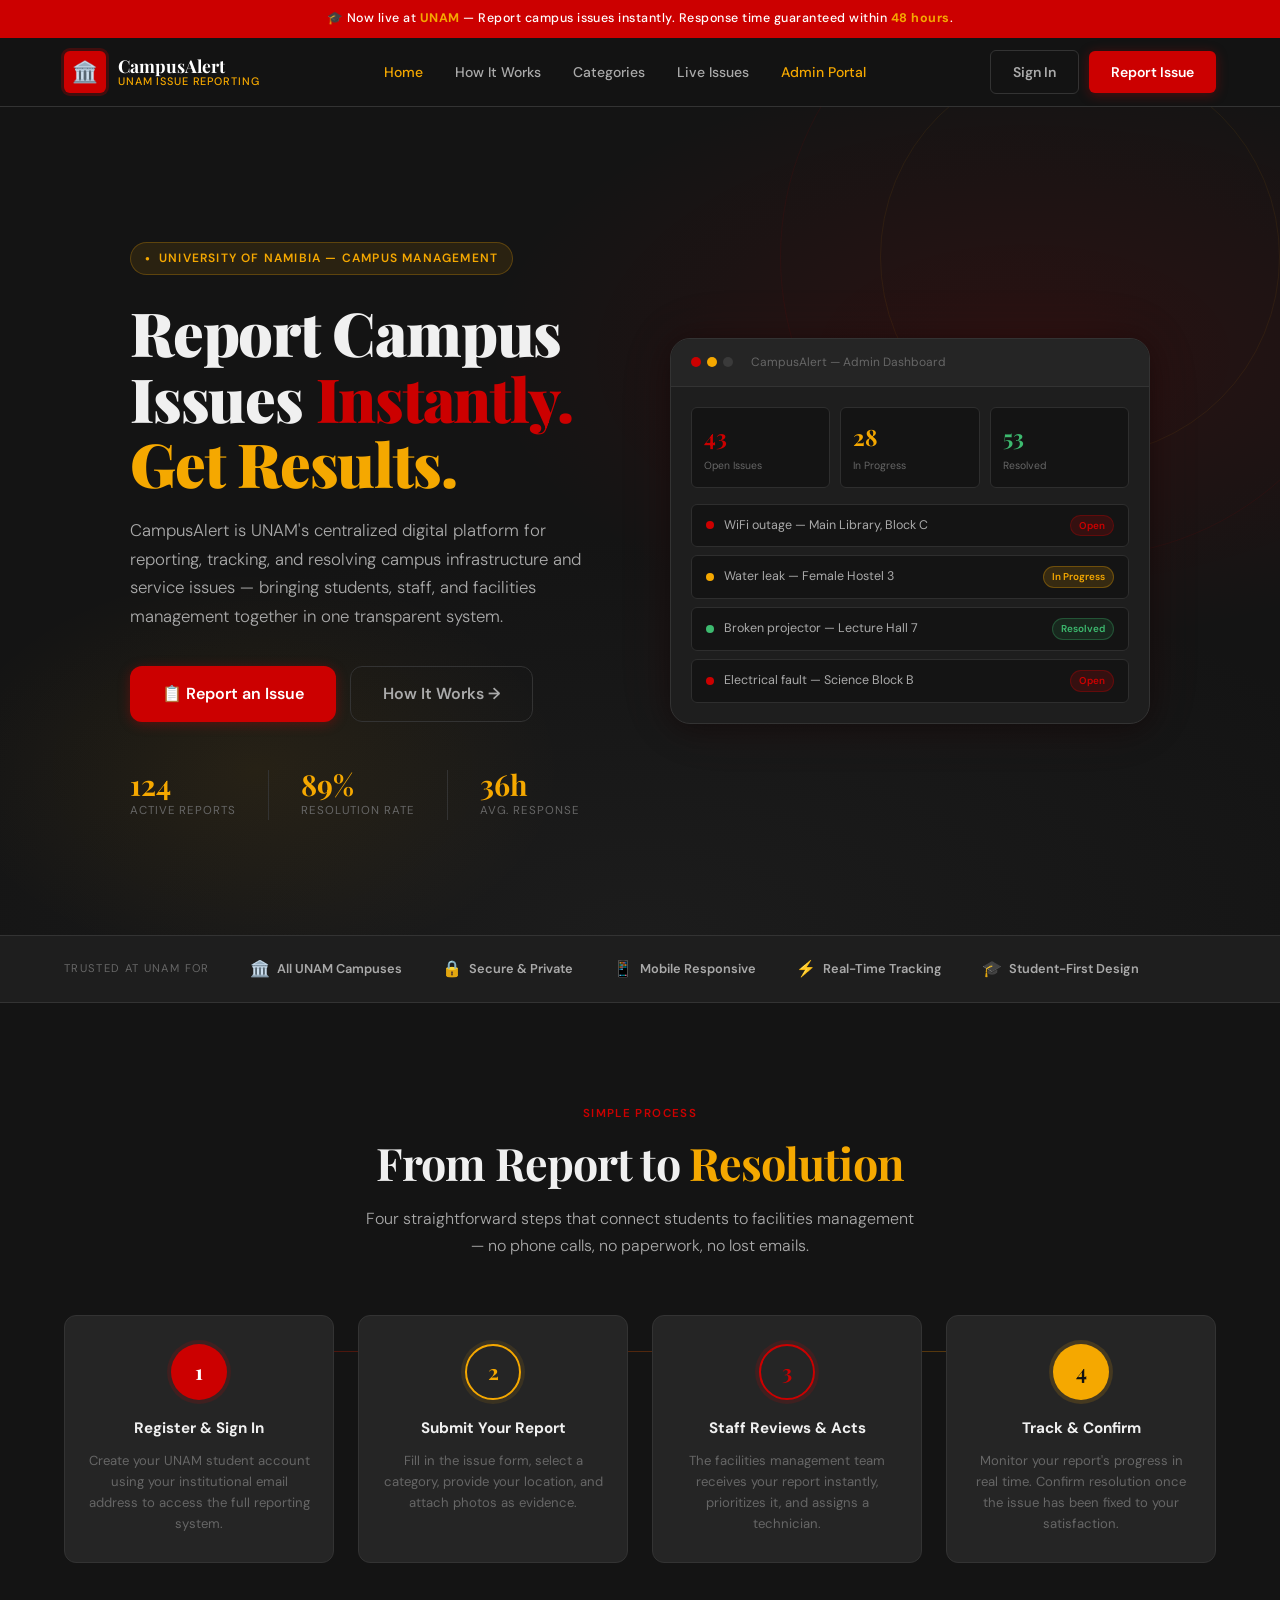
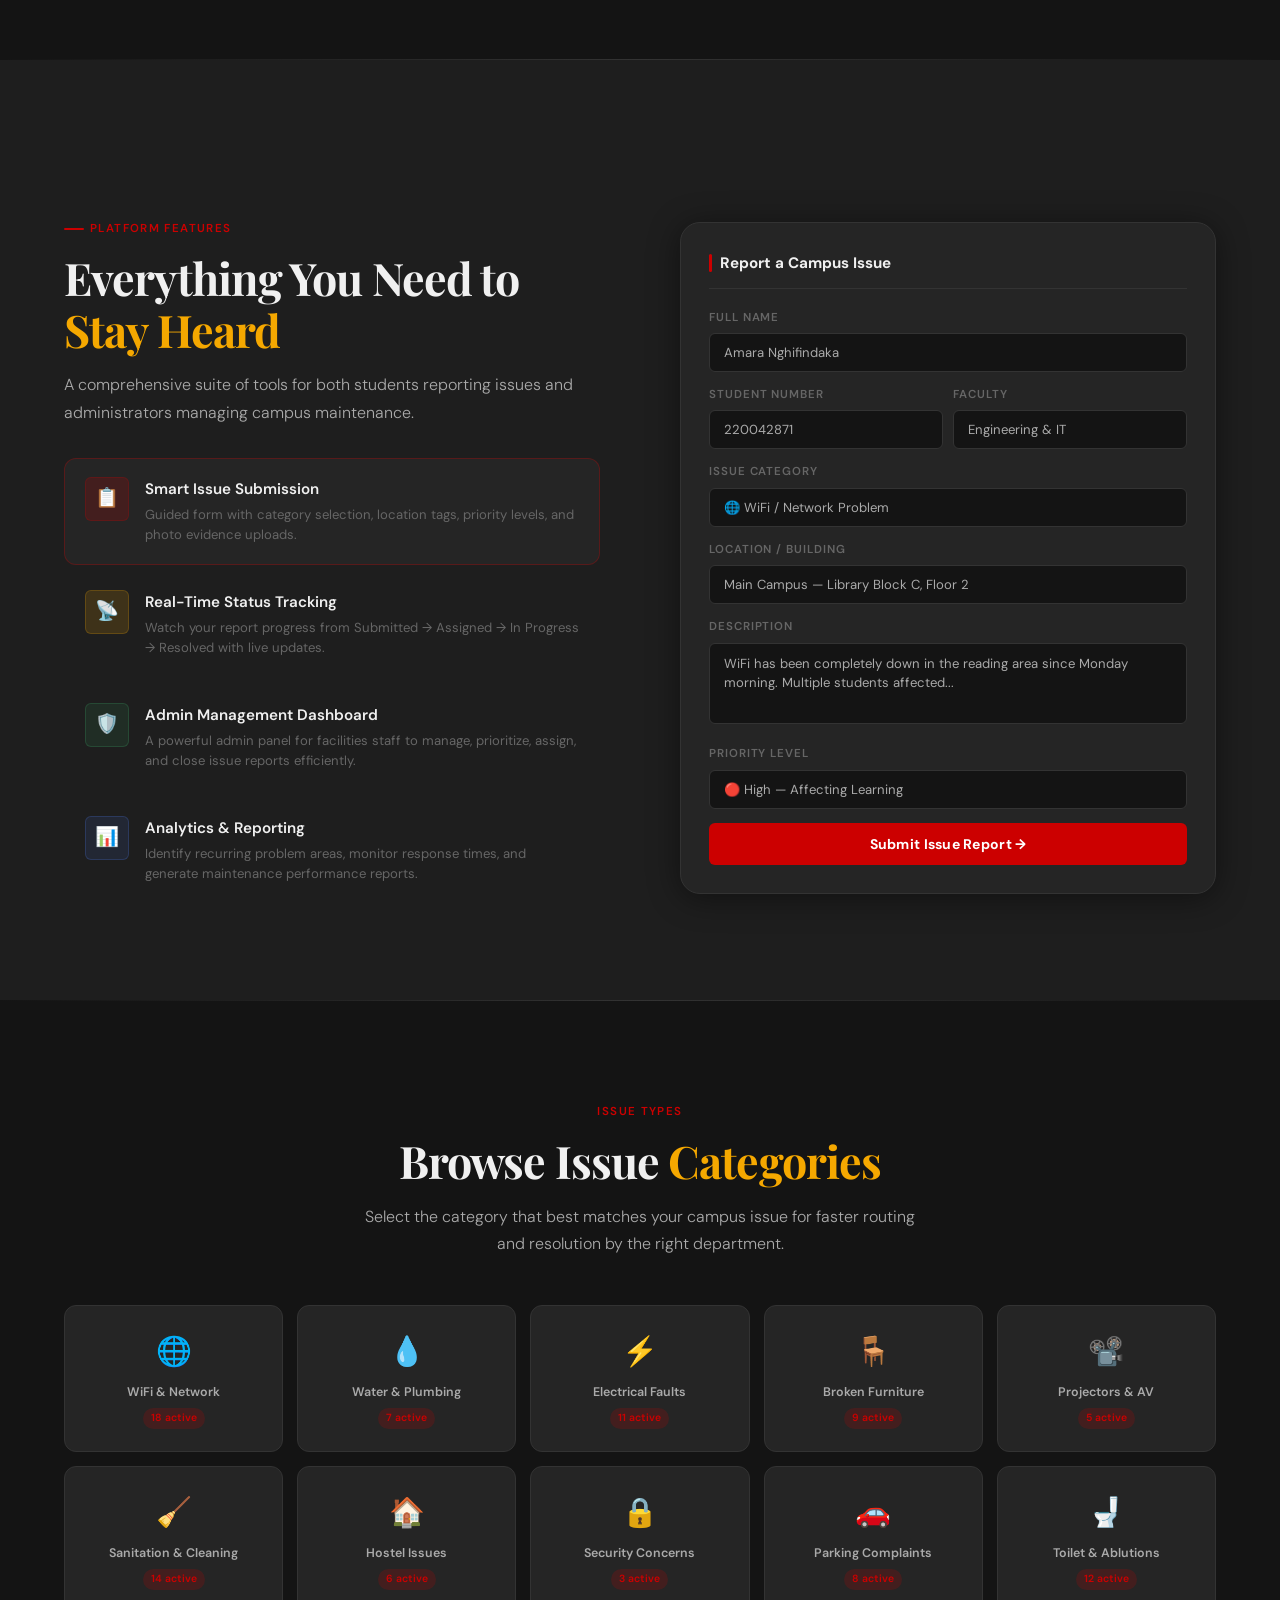
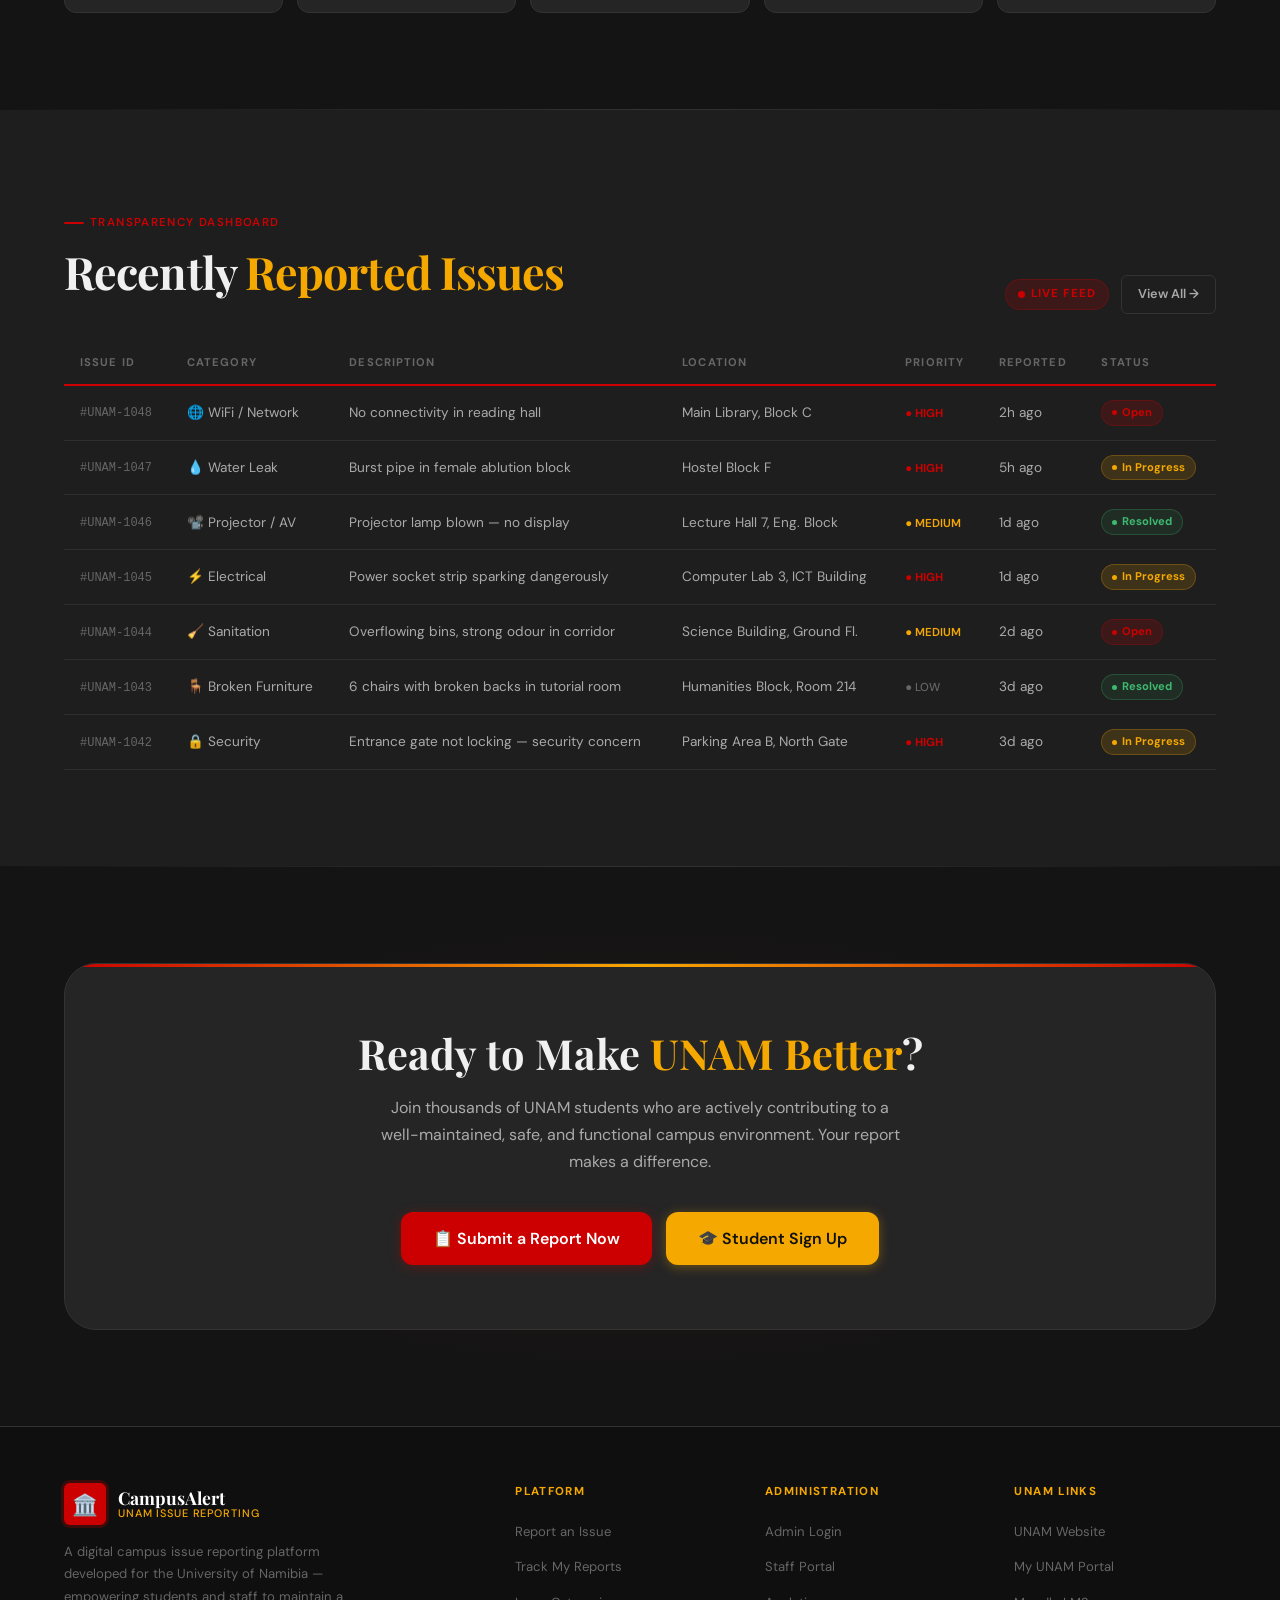
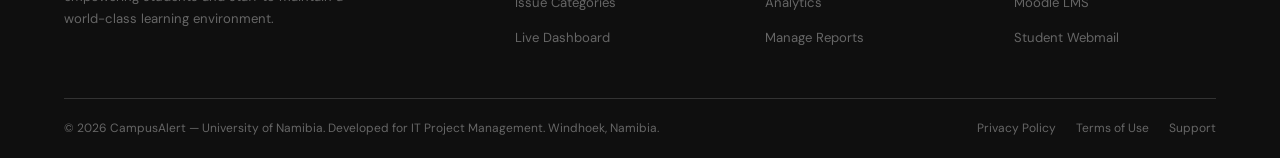
<file: web app/index.html>
<!DOCTYPE html>
<html lang="en">
<head>
  <meta charset="UTF-8" />
  <meta name="viewport" content="width=device-width, initial-scale=1.0" />
  <title>CampusAlert — University of Namibia | Issue Reporting System</title>
  <link href="https://fonts.googleapis.com/css2?family=Playfair+Display:wght@700;900&family=DM+Sans:wght@300;400;500;600&display=swap" rel="stylesheet" />
  <style>
    /* =============================================
       CSS CUSTOM PROPERTIES — UNAM COLOR SYSTEM
       ============================================= */
    :root {
      --unam-red:       #cc0000;
      --unam-red-dark:  #a30000;
      --unam-red-glow:  rgba(204, 0, 0, 0.18);
      --unam-gold:      #f5a800;
      --unam-gold-dark: #c98700;
      --unam-gold-glow: rgba(245, 168, 0, 0.15);
      --dark-bg:        #141414;
      --dark-surface:   #1e1e1e;
      --dark-card:      #252525;
      --dark-border:    #333333;
      --dark-border2:   #2e2e2e;
      --text-primary:   #f0f0f0;
      --text-secondary: #aaaaaa;
      --text-muted:     #666666;
      --white:          #ffffff;

      --font-display: 'Playfair Display', Georgia, serif;
      --font-body:    'DM Sans', sans-serif;

      --radius-sm:  6px;
      --radius-md:  12px;
      --radius-lg:  20px;
      --radius-xl:  32px;

      --shadow-card: 0 4px 32px rgba(0,0,0,0.45);
      --shadow-glow-red:  0 0 40px rgba(204,0,0,0.22);
      --shadow-glow-gold: 0 0 40px rgba(245,168,0,0.18);

      --transition: 0.3s cubic-bezier(0.4, 0, 0.2, 1);
    }

    /* =============================================
       RESET & BASE
       ============================================= */
    *, *::before, *::after { box-sizing: border-box; margin: 0; padding: 0; }

    html { scroll-behavior: smooth; font-size: 16px; }

    body {
      font-family: var(--font-body);
      background-color: var(--dark-bg);
      color: var(--text-primary);
      line-height: 1.6;
      overflow-x: hidden;
    }

    a { text-decoration: none; color: inherit; }
    img { max-width: 100%; display: block; }
    ul { list-style: none; }

    .container {
      max-width: 1200px;
      margin: 0 auto;
      padding: 0 24px;
    }

    /* =============================================
       ANIMATED BACKGROUND GRAIN
       ============================================= */
    body::before {
      content: '';
      position: fixed;
      inset: 0;
      background-image: url("data:image/svg+xml,%3Csvg viewBox='0 0 256 256' xmlns='http://www.w3.org/2000/svg'%3E%3Cfilter id='noise'%3E%3CfeTurbulence type='fractalNoise' baseFrequency='0.9' numOctaves='4' stitchTiles='stitch'/%3E%3C/filter%3E%3Crect width='100%25' height='100%25' filter='url(%23noise)' opacity='0.035'/%3E%3C/svg%3E");
      pointer-events: none;
      z-index: 0;
      opacity: 0.6;
    }

    /* =============================================
       TOP ANNOUNCEMENT BAR
       ============================================= */
    .announcement-bar {
      background: var(--unam-red);
      color: var(--white);
      text-align: center;
      padding: 9px 24px;
      font-size: 0.78rem;
      font-weight: 500;
      letter-spacing: 0.04em;
      position: relative;
      z-index: 100;
    }
    .announcement-bar span { color: var(--unam-gold); font-weight: 700; }

    /* =============================================
       NAVIGATION
       ============================================= */
    .navbar {
      position: sticky;
      top: 0;
      z-index: 999;
      background: rgba(20, 20, 20, 0.96);
      backdrop-filter: blur(16px);
      -webkit-backdrop-filter: blur(16px);
      border-bottom: 1px solid var(--dark-border);
    }

    .navbar-inner {
      display: flex;
      align-items: center;
      justify-content: space-between;
      height: 68px;
      gap: 24px;
    }

    /* Logo */
    .logo {
      display: flex;
      align-items: center;
      gap: 12px;
      flex-shrink: 0;
    }

    .logo-icon {
      width: 42px;
      height: 42px;
      background: var(--unam-red);
      border-radius: var(--radius-sm);
      display: flex;
      align-items: center;
      justify-content: center;
      font-size: 1.3rem;
      box-shadow: 0 0 0 3px rgba(204,0,0,0.25);
      flex-shrink: 0;
    }

    .logo-text {
      display: flex;
      flex-direction: column;
      line-height: 1.1;
    }
    .logo-text strong {
      font-family: var(--font-display);
      font-size: 1.1rem;
      font-weight: 700;
      color: var(--white);
    }
    .logo-text span {
      font-size: 0.68rem;
      color: var(--unam-gold);
      font-weight: 500;
      letter-spacing: 0.08em;
      text-transform: uppercase;
    }

    /* Nav Links */
    .nav-links {
      display: flex;
      align-items: center;
      gap: 4px;
    }
    .nav-links a {
      padding: 8px 14px;
      border-radius: var(--radius-sm);
      font-size: 0.875rem;
      font-weight: 500;
      color: var(--text-secondary);
      transition: var(--transition);
      white-space: nowrap;
    }
    .nav-links a:hover { color: var(--white); background: var(--dark-card); }
    .nav-links a.active { color: var(--unam-gold); }

    /* CTA Buttons */
    .nav-cta {
      display: flex;
      align-items: center;
      gap: 10px;
      flex-shrink: 0;
    }

    .btn { 
      display: inline-flex; 
      align-items: center; 
      gap: 8px;
      padding: 10px 22px; 
      border-radius: var(--radius-sm); 
      font-family: var(--font-body);
      font-size: 0.875rem; 
      font-weight: 600; 
      cursor: pointer; 
      border: none; 
      transition: var(--transition);
      white-space: nowrap;
    }
    .btn-outline {
      background: transparent;
      border: 1.5px solid var(--dark-border);
      color: var(--text-secondary);
    }
    .btn-outline:hover { border-color: var(--unam-gold); color: var(--unam-gold); }
    .btn-primary {
      background: var(--unam-red);
      color: var(--white);
      box-shadow: 0 2px 12px rgba(204,0,0,0.35);
    }
    .btn-primary:hover { background: var(--unam-red-dark); transform: translateY(-1px); box-shadow: 0 4px 20px rgba(204,0,0,0.45); }
    .btn-gold {
      background: var(--unam-gold);
      color: #111;
      box-shadow: 0 2px 12px rgba(245,168,0,0.35);
    }
    .btn-gold:hover { background: var(--unam-gold-dark); transform: translateY(-1px); }
    .btn-lg { padding: 14px 32px; font-size: 1rem; border-radius: var(--radius-md); }

    /* Hamburger */
    .hamburger {
      display: none;
      flex-direction: column;
      gap: 5px;
      background: none;
      border: none;
      cursor: pointer;
      padding: 6px;
    }
    .hamburger span {
      display: block;
      width: 24px;
      height: 2px;
      background: var(--text-primary);
      border-radius: 2px;
      transition: var(--transition);
    }

    /* =============================================
       HERO SECTION
       ============================================= */
    .hero {
      position: relative;
      min-height: 92vh;
      display: flex;
      align-items: center;
      overflow: hidden;
      padding: 80px 0 60px;
    }

    /* Mesh gradient background */
    .hero-bg {
      position: absolute;
      inset: 0;
      background:
        radial-gradient(ellipse 60% 50% at 80% 30%, rgba(204,0,0,0.12) 0%, transparent 70%),
        radial-gradient(ellipse 40% 40% at 20% 80%, rgba(245,168,0,0.07) 0%, transparent 60%),
        radial-gradient(ellipse 80% 60% at 50% 100%, rgba(30,30,30,0.8) 0%, transparent 80%),
        var(--dark-bg);
      z-index: 0;
    }

    /* Animated geometric accent */
    .hero-circle-1 {
      position: absolute;
      width: 600px;
      height: 600px;
      border-radius: 50%;
      border: 1px solid rgba(204,0,0,0.08);
      top: -150px;
      right: -100px;
      animation: slowSpin 40s linear infinite;
      z-index: 0;
    }
    .hero-circle-2 {
      position: absolute;
      width: 400px;
      height: 400px;
      border-radius: 50%;
      border: 1px solid rgba(245,168,0,0.07);
      top: -50px;
      right: 0px;
      animation: slowSpin 28s linear infinite reverse;
      z-index: 0;
    }
    @keyframes slowSpin {
      from { transform: rotate(0deg); }
      to   { transform: rotate(360deg); }
    }

    .hero-inner {
      position: relative;
      z-index: 1;
      display: grid;
      grid-template-columns: 1fr 1fr;
      gap: 60px;
      align-items: center;
    }

    /* Hero text */
    .hero-eyebrow {
      display: inline-flex;
      align-items: center;
      gap: 8px;
      background: rgba(245,168,0,0.1);
      border: 1px solid rgba(245,168,0,0.25);
      color: var(--unam-gold);
      font-size: 0.75rem;
      font-weight: 600;
      letter-spacing: 0.1em;
      text-transform: uppercase;
      padding: 6px 14px;
      border-radius: 100px;
      margin-bottom: 24px;
      animation: fadeInUp 0.6s ease both;
    }
    .hero-eyebrow::before { content: '●'; font-size: 0.5rem; animation: pulse 2s ease-in-out infinite; }
    @keyframes pulse { 0%,100%{opacity:1} 50%{opacity:0.3} }

    .hero-heading {
      font-family: var(--font-display);
      font-size: clamp(2.4rem, 5vw, 3.8rem);
      font-weight: 900;
      line-height: 1.08;
      letter-spacing: -0.02em;
      margin-bottom: 20px;
      animation: fadeInUp 0.7s 0.1s ease both;
    }
    .hero-heading .red  { color: var(--unam-red); }
    .hero-heading .gold { color: var(--unam-gold); }

    .hero-sub {
      font-size: 1.05rem;
      color: var(--text-secondary);
      line-height: 1.7;
      max-width: 480px;
      margin-bottom: 36px;
      font-weight: 300;
      animation: fadeInUp 0.7s 0.2s ease both;
    }

    .hero-actions {
      display: flex;
      gap: 14px;
      flex-wrap: wrap;
      margin-bottom: 48px;
      animation: fadeInUp 0.7s 0.3s ease both;
    }

    .hero-stats {
      display: flex;
      gap: 32px;
      animation: fadeInUp 0.7s 0.4s ease both;
    }
    .stat-item { display: flex; flex-direction: column; }
    .stat-value {
      font-family: var(--font-display);
      font-size: 1.8rem;
      font-weight: 700;
      color: var(--unam-gold);
      line-height: 1;
    }
    .stat-label { font-size: 0.72rem; color: var(--text-muted); text-transform: uppercase; letter-spacing: 0.08em; margin-top: 3px; }
    .stat-divider { width: 1px; background: var(--dark-border); }

    /* Hero visual panel */
    .hero-visual {
      animation: fadeInRight 0.8s 0.2s ease both;
    }

    .dashboard-mockup {
      background: var(--dark-surface);
      border: 1px solid var(--dark-border);
      border-radius: var(--radius-lg);
      overflow: hidden;
      box-shadow: var(--shadow-card), 0 0 60px rgba(204,0,0,0.08);
    }

    .mockup-header {
      background: var(--dark-card);
      border-bottom: 1px solid var(--dark-border);
      padding: 14px 20px;
      display: flex;
      align-items: center;
      gap: 10px;
    }
    .mockup-dots {
      display: flex;
      gap: 6px;
    }
    .mockup-dot {
      width: 10px; height: 10px;
      border-radius: 50%;
    }
    .mockup-dot:nth-child(1) { background: var(--unam-red); }
    .mockup-dot:nth-child(2) { background: var(--unam-gold); }
    .mockup-dot:nth-child(3) { background: #3a3a3a; }
    .mockup-title {
      font-size: 0.75rem;
      color: var(--text-muted);
      margin-left: 8px;
    }

    .mockup-body { padding: 20px; }

    .mockup-stats-row {
      display: grid;
      grid-template-columns: repeat(3, 1fr);
      gap: 10px;
      margin-bottom: 16px;
    }
    .mockup-stat {
      background: var(--dark-bg);
      border: 1px solid var(--dark-border2);
      border-radius: var(--radius-sm);
      padding: 12px;
    }
    .mockup-stat-val {
      font-family: var(--font-display);
      font-size: 1.4rem;
      font-weight: 700;
    }
    .mockup-stat-val.red { color: var(--unam-red); }
    .mockup-stat-val.gold { color: var(--unam-gold); }
    .mockup-stat-val.green { color: #3dba6f; }
    .mockup-stat-label { font-size: 0.65rem; color: var(--text-muted); margin-top: 2px; }

    .mockup-issue-list { display: flex; flex-direction: column; gap: 8px; }
    .mockup-issue {
      background: var(--dark-bg);
      border: 1px solid var(--dark-border2);
      border-radius: var(--radius-sm);
      padding: 10px 14px;
      display: flex;
      align-items: center;
      gap: 10px;
      font-size: 0.78rem;
      animation: slideIssue 0.5s ease both;
    }
    .mockup-issue:nth-child(2) { animation-delay: 0.1s; }
    .mockup-issue:nth-child(3) { animation-delay: 0.2s; }
    .mockup-issue:nth-child(4) { animation-delay: 0.3s; }

    @keyframes slideIssue {
      from { opacity:0; transform: translateX(10px); }
      to   { opacity:1; transform: translateX(0); }
    }

    .issue-dot {
      width: 8px; height: 8px;
      border-radius: 50%;
      flex-shrink: 0;
    }
    .issue-dot.open    { background: var(--unam-red); }
    .issue-dot.progress{ background: var(--unam-gold); }
    .issue-dot.resolved{ background: #3dba6f; }

    .issue-text { flex: 1; color: var(--text-secondary); }
    .issue-badge {
      font-size: 0.62rem;
      padding: 2px 8px;
      border-radius: 100px;
      font-weight: 600;
    }
    .issue-badge.open     { background: var(--unam-red-glow); color: var(--unam-red); border: 1px solid rgba(204,0,0,0.3); }
    .issue-badge.progress { background: var(--unam-gold-glow); color: var(--unam-gold); border: 1px solid rgba(245,168,0,0.3); }
    .issue-badge.resolved { background: rgba(61,186,111,0.12); color: #3dba6f; border: 1px solid rgba(61,186,111,0.3); }

    @keyframes fadeInUp {
      from { opacity:0; transform: translateY(20px); }
      to   { opacity:1; transform: translateY(0); }
    }
    @keyframes fadeInRight {
      from { opacity:0; transform: translateX(30px); }
      to   { opacity:1; transform: translateX(0); }
    }

    /* =============================================
       DIVIDER
       ============================================= */
    .section-divider {
      height: 1px;
      background: linear-gradient(90deg, transparent, var(--dark-border), transparent);
      margin: 0;
    }

    /* =============================================
       TRUST BAND
       ============================================= */
    .trust-band {
      background: var(--dark-surface);
      border-top: 1px solid var(--dark-border);
      border-bottom: 1px solid var(--dark-border);
      padding: 20px 0;
    }
    .trust-inner {
      display: flex;
      align-items: center;
      gap: 40px;
      overflow: hidden;
    }
    .trust-label {
      font-size: 0.7rem;
      text-transform: uppercase;
      letter-spacing: 0.12em;
      color: var(--text-muted);
      white-space: nowrap;
      flex-shrink: 0;
    }
    .trust-items {
      display: flex;
      gap: 40px;
      align-items: center;
      flex-wrap: wrap;
    }
    .trust-item {
      font-size: 0.8rem;
      font-weight: 600;
      color: var(--text-secondary);
      display: flex;
      align-items: center;
      gap: 7px;
      white-space: nowrap;
    }
    .trust-item span { color: var(--unam-gold); font-size: 1rem; }

    /* =============================================
       SECTION SHARED
       ============================================= */
    section { position: relative; z-index: 1; }

    .section-pad { padding: 96px 0; }
    .section-pad-sm { padding: 72px 0; }

    .section-tag {
      display: inline-flex;
      align-items: center;
      gap: 6px;
      font-size: 0.72rem;
      font-weight: 600;
      letter-spacing: 0.12em;
      text-transform: uppercase;
      color: var(--unam-red);
      margin-bottom: 14px;
    }
    .section-tag::before { content: ''; display: block; width: 20px; height: 2px; background: var(--unam-red); border-radius: 2px; }

    .section-heading {
      font-family: var(--font-display);
      font-size: clamp(1.8rem, 3.5vw, 2.8rem);
      font-weight: 700;
      line-height: 1.15;
      letter-spacing: -0.02em;
      margin-bottom: 16px;
    }
    .section-heading .accent { color: var(--unam-gold); }

    .section-sub {
      font-size: 1rem;
      color: var(--text-secondary);
      max-width: 560px;
      line-height: 1.7;
      font-weight: 300;
    }

    .text-center { text-align: center; }
    .text-center .section-sub { margin: 0 auto; }
    .text-center .section-tag { justify-content: center; }
    .text-center .section-tag::before { display: none; }

    /* =============================================
       HOW IT WORKS
       ============================================= */
    .how-it-works { background: var(--dark-bg); }

    .steps-grid {
      display: grid;
      grid-template-columns: repeat(4, 1fr);
      gap: 24px;
      margin-top: 56px;
      position: relative;
    }

    /* Connecting line */
    .steps-grid::before {
      content: '';
      position: absolute;
      top: 36px;
      left: 10%;
      right: 10%;
      height: 1px;
      background: linear-gradient(90deg, var(--unam-red), var(--unam-gold));
      opacity: 0.3;
      z-index: 0;
    }

    .step-card {
      background: var(--dark-card);
      border: 1px solid var(--dark-border);
      border-radius: var(--radius-md);
      padding: 28px 22px;
      text-align: center;
      position: relative;
      z-index: 1;
      transition: var(--transition);
    }
    .step-card:hover {
      border-color: var(--unam-red);
      box-shadow: var(--shadow-glow-red);
      transform: translateY(-4px);
    }
    .step-number {
      width: 56px; height: 56px;
      border-radius: 50%;
      background: var(--unam-red);
      color: var(--white);
      font-family: var(--font-display);
      font-size: 1.3rem;
      font-weight: 700;
      display: flex;
      align-items: center;
      justify-content: center;
      margin: 0 auto 16px;
      box-shadow: 0 0 0 4px rgba(204,0,0,0.15);
    }
    .step-card:nth-child(2) .step-number { background: transparent; border: 2px solid var(--unam-gold); color: var(--unam-gold); box-shadow: 0 0 0 4px rgba(245,168,0,0.1); }
    .step-card:nth-child(3) .step-number { background: transparent; border: 2px solid var(--unam-red); color: var(--unam-red); }
    .step-card:nth-child(4) .step-number { background: var(--unam-gold); color: #111; box-shadow: 0 0 0 4px rgba(245,168,0,0.15); }

    .step-title {
      font-size: 0.95rem;
      font-weight: 700;
      color: var(--text-primary);
      margin-bottom: 10px;
    }
    .step-desc {
      font-size: 0.82rem;
      color: var(--text-muted);
      line-height: 1.6;
    }

    /* =============================================
       FEATURES SECTION
       ============================================= */
    .features-section { background: var(--dark-surface); }

    .features-layout {
      display: grid;
      grid-template-columns: 1fr 1fr;
      gap: 80px;
      align-items: center;
      margin-top: 56px;
    }

    .features-list { display: flex; flex-direction: column; gap: 6px; }

    .feature-item {
      display: flex;
      align-items: flex-start;
      gap: 16px;
      padding: 18px 20px;
      border-radius: var(--radius-md);
      border: 1px solid transparent;
      cursor: pointer;
      transition: var(--transition);
    }
    .feature-item:hover, .feature-item.active {
      background: var(--dark-card);
      border-color: var(--dark-border);
    }
    .feature-item.active { border-color: rgba(204,0,0,0.3); }

    .feature-icon {
      width: 44px; height: 44px;
      border-radius: var(--radius-sm);
      display: flex;
      align-items: center;
      justify-content: center;
      font-size: 1.2rem;
      flex-shrink: 0;
      background: var(--unam-red-glow);
      border: 1px solid rgba(204,0,0,0.2);
    }
    .feature-item:nth-child(2) .feature-icon { background: var(--unam-gold-glow); border-color: rgba(245,168,0,0.2); }
    .feature-item:nth-child(3) .feature-icon { background: rgba(61,186,111,0.1); border-color: rgba(61,186,111,0.2); }
    .feature-item:nth-child(4) .feature-icon { background: rgba(80,130,255,0.1); border-color: rgba(80,130,255,0.2); }

    .feature-text h4 { font-size: 0.95rem; font-weight: 600; color: var(--text-primary); margin-bottom: 4px; }
    .feature-text p  { font-size: 0.82rem; color: var(--text-muted); line-height: 1.55; }

    .features-visual {
      background: var(--dark-card);
      border: 1px solid var(--dark-border);
      border-radius: var(--radius-lg);
      overflow: hidden;
      box-shadow: var(--shadow-card);
    }

    .form-preview {
      padding: 28px;
    }
    .form-preview h4 {
      font-size: 0.95rem;
      font-weight: 700;
      color: var(--text-primary);
      margin-bottom: 20px;
      padding-bottom: 12px;
      border-bottom: 1px solid var(--dark-border);
      display: flex;
      align-items: center;
      gap: 8px;
    }
    .form-preview h4::before {
      content: '';
      display: block;
      width: 3px;
      height: 18px;
      background: var(--unam-red);
      border-radius: 2px;
    }

    .form-field {
      margin-bottom: 14px;
    }
    .form-field label {
      display: block;
      font-size: 0.72rem;
      color: var(--text-muted);
      text-transform: uppercase;
      letter-spacing: 0.08em;
      font-weight: 600;
      margin-bottom: 6px;
    }
    .form-field .field-input {
      width: 100%;
      background: var(--dark-bg);
      border: 1px solid var(--dark-border);
      border-radius: var(--radius-sm);
      padding: 10px 14px;
      color: var(--text-secondary);
      font-size: 0.82rem;
      font-family: var(--font-body);
    }
    .form-field .field-input:focus { outline: none; border-color: var(--unam-red); }

    .form-row { display: grid; grid-template-columns: 1fr 1fr; gap: 10px; }

    .field-select {
      appearance: none;
      background-image: url("data:image/svg+xml,%3Csvg xmlns='http://www.w3.org/2000/svg' width='12' height='8' viewBox='0 0 12 8'%3E%3Cpath d='M1 1l5 5 5-5' stroke='%23666' stroke-width='1.5' fill='none'/%3E%3C/svg%3E");
      background-repeat: no-repeat;
      background-position: right 12px center;
      padding-right: 32px;
      cursor: pointer;
    }

    .form-submit-btn {
      width: 100%;
      padding: 12px;
      background: var(--unam-red);
      color: var(--white);
      border: none;
      border-radius: var(--radius-sm);
      font-size: 0.875rem;
      font-weight: 700;
      cursor: pointer;
      transition: var(--transition);
      font-family: var(--font-body);
      letter-spacing: 0.02em;
    }
    .form-submit-btn:hover { background: var(--unam-red-dark); }

    /* =============================================
       CATEGORIES GRID
       ============================================= */
    .categories-section { background: var(--dark-bg); }

    .cat-grid {
      display: grid;
      grid-template-columns: repeat(5, 1fr);
      gap: 14px;
      margin-top: 48px;
    }

    .cat-card {
      background: var(--dark-card);
      border: 1px solid var(--dark-border);
      border-radius: var(--radius-md);
      padding: 22px 16px;
      text-align: center;
      cursor: pointer;
      transition: var(--transition);
      position: relative;
      overflow: hidden;
    }
    .cat-card::after {
      content: '';
      position: absolute;
      bottom: 0;
      left: 0;
      right: 0;
      height: 2px;
      background: var(--unam-red);
      transform: scaleX(0);
      transition: var(--transition);
    }
    .cat-card:hover::after { transform: scaleX(1); }
    .cat-card:hover {
      border-color: rgba(204,0,0,0.25);
      transform: translateY(-4px);
      box-shadow: var(--shadow-card);
    }

    .cat-icon { font-size: 1.8rem; margin-bottom: 10px; }
    .cat-name { font-size: 0.78rem; font-weight: 600; color: var(--text-secondary); line-height: 1.3; }
    .cat-count {
      display: inline-block;
      margin-top: 8px;
      font-size: 0.65rem;
      padding: 2px 8px;
      border-radius: 100px;
      background: var(--unam-red-glow);
      color: var(--unam-red);
      font-weight: 600;
    }

    /* =============================================
       LIVE ISSUES TICKER
       ============================================= */
    .live-section { background: var(--dark-surface); }

    .live-header {
      display: flex;
      justify-content: space-between;
      align-items: flex-end;
      margin-bottom: 28px;
    }

    .live-badge {
      display: inline-flex;
      align-items: center;
      gap: 6px;
      font-size: 0.72rem;
      font-weight: 700;
      letter-spacing: 0.1em;
      text-transform: uppercase;
      color: var(--unam-red);
      background: var(--unam-red-glow);
      border: 1px solid rgba(204,0,0,0.25);
      padding: 5px 12px;
      border-radius: 100px;
    }
    .live-badge::before {
      content: '';
      width: 7px; height: 7px;
      border-radius: 50%;
      background: var(--unam-red);
      animation: pulse 1.5s ease-in-out infinite;
    }

    .issues-table {
      width: 100%;
      border-collapse: collapse;
      font-size: 0.85rem;
    }
    .issues-table thead tr {
      border-bottom: 2px solid var(--unam-red);
    }
    .issues-table th {
      padding: 12px 16px;
      text-align: left;
      font-size: 0.7rem;
      font-weight: 700;
      text-transform: uppercase;
      letter-spacing: 0.1em;
      color: var(--text-muted);
    }
    .issues-table tbody tr {
      border-bottom: 1px solid var(--dark-border2);
      transition: var(--transition);
    }
    .issues-table tbody tr:hover {
      background: var(--dark-card);
    }
    .issues-table td {
      padding: 14px 16px;
      color: var(--text-secondary);
    }

    .status-pill {
      display: inline-flex;
      align-items: center;
      gap: 5px;
      padding: 3px 10px;
      border-radius: 100px;
      font-size: 0.7rem;
      font-weight: 700;
    }
    .status-pill::before {
      content: '';
      width: 5px; height: 5px;
      border-radius: 50%;
    }
    .status-open     { background: var(--unam-red-glow); color: var(--unam-red); border: 1px solid rgba(204,0,0,0.25); }
    .status-open::before { background: var(--unam-red); }
    .status-progress { background: var(--unam-gold-glow); color: var(--unam-gold); border: 1px solid rgba(245,168,0,0.25); }
    .status-progress::before { background: var(--unam-gold); }
    .status-resolved { background: rgba(61,186,111,0.1); color: #3dba6f; border: 1px solid rgba(61,186,111,0.25); }
    .status-resolved::before { background: #3dba6f; }

    .priority-high   { color: var(--unam-red); font-weight: 700; font-size: 0.72rem; }
    .priority-medium { color: var(--unam-gold); font-weight: 600; font-size: 0.72rem; }
    .priority-low    { color: var(--text-muted); font-weight: 500; font-size: 0.72rem; }

    .issue-id { font-family: monospace; color: var(--text-muted); font-size: 0.75rem; }

    /* =============================================
       CTA SECTION
       ============================================= */
    .cta-section {
      background: var(--dark-bg);
      position: relative;
      overflow: hidden;
    }
    .cta-bg {
      position: absolute;
      inset: 0;
      background:
        radial-gradient(ellipse 70% 60% at 50% 50%, rgba(204,0,0,0.07) 0%, transparent 70%);
    }
    .cta-box {
      position: relative;
      background: var(--dark-card);
      border: 1px solid var(--dark-border);
      border-radius: var(--radius-xl);
      padding: 64px;
      text-align: center;
      overflow: hidden;
    }
    .cta-box::before {
      content: '';
      position: absolute;
      top: 0; left: 0; right: 0;
      height: 3px;
      background: linear-gradient(90deg, var(--unam-red), var(--unam-gold), var(--unam-red));
    }
    .cta-box h2 {
      font-family: var(--font-display);
      font-size: clamp(1.8rem, 3.5vw, 2.6rem);
      font-weight: 700;
      margin-bottom: 16px;
      line-height: 1.2;
    }
    .cta-box p {
      color: var(--text-secondary);
      max-width: 520px;
      margin: 0 auto 36px;
      line-height: 1.7;
      font-size: 1rem;
    }
    .cta-actions { display: flex; gap: 14px; justify-content: center; flex-wrap: wrap; }

    /* =============================================
       FOOTER
       ============================================= */
    footer {
      background: #0f0f0f;
      border-top: 1px solid var(--dark-border);
      padding: 56px 0 0;
    }

    .footer-grid {
      display: grid;
      grid-template-columns: 2fr 1fr 1fr 1fr;
      gap: 48px;
      padding-bottom: 48px;
      border-bottom: 1px solid var(--dark-border);
    }

    .footer-brand .logo { margin-bottom: 16px; }
    .footer-brand p {
      font-size: 0.82rem;
      color: var(--text-muted);
      line-height: 1.7;
      max-width: 280px;
    }

    .footer-col h5 {
      font-size: 0.72rem;
      font-weight: 700;
      text-transform: uppercase;
      letter-spacing: 0.12em;
      color: var(--unam-gold);
      margin-bottom: 16px;
    }
    .footer-col ul { display: flex; flex-direction: column; gap: 10px; }
    .footer-col ul li a {
      font-size: 0.82rem;
      color: var(--text-muted);
      transition: var(--transition);
    }
    .footer-col ul li a:hover { color: var(--unam-gold); }

    .footer-bottom {
      padding: 20px 0;
      display: flex;
      justify-content: space-between;
      align-items: center;
      flex-wrap: wrap;
      gap: 12px;
    }
    .footer-bottom p { font-size: 0.75rem; color: var(--text-muted); }
    .footer-bottom span { color: var(--unam-red); }

    .footer-links { display: flex; gap: 20px; }
    .footer-links a { font-size: 0.75rem; color: var(--text-muted); transition: var(--transition); }
    .footer-links a:hover { color: var(--unam-gold); }

    /* =============================================
       MOBILE NAV OVERLAY
       ============================================= */
    .mobile-menu {
      display: none;
      position: fixed;
      inset: 0;
      background: rgba(10,10,10,0.97);
      z-index: 9998;
      flex-direction: column;
      align-items: center;
      justify-content: center;
      gap: 8px;
    }
    .mobile-menu.open { display: flex; }
    .mobile-menu a {
      font-size: 1.4rem;
      font-weight: 600;
      color: var(--text-primary);
      padding: 12px 24px;
      border-radius: var(--radius-sm);
      transition: var(--transition);
    }
    .mobile-menu a:hover { color: var(--unam-gold); }
    .mobile-close {
      position: absolute;
      top: 20px; right: 24px;
      background: var(--dark-card);
      border: 1px solid var(--dark-border);
      color: var(--text-primary);
      width: 40px; height: 40px;
      border-radius: 50%;
      display: flex;
      align-items: center;
      justify-content: center;
      cursor: pointer;
      font-size: 1.2rem;
    }

    /* =============================================
       SCROLL ANIMATIONS
       ============================================= */
    .reveal {
      opacity: 0;
      transform: translateY(24px);
      transition: opacity 0.6s ease, transform 0.6s ease;
    }
    .reveal.visible {
      opacity: 1;
      transform: translateY(0);
    }

    /* =============================================
       RESPONSIVE
       ============================================= */
    @media (max-width: 1024px) {
      .steps-grid { grid-template-columns: repeat(2, 1fr); }
      .cat-grid   { grid-template-columns: repeat(3, 1fr); }
      .features-layout { gap: 48px; }
      .footer-grid { grid-template-columns: 1fr 1fr; gap: 36px; }
    }

    @media (max-width: 768px) {
      .nav-links, .nav-cta { display: none; }
      .hamburger { display: flex; }
      .hero-inner { grid-template-columns: 1fr; }
      .hero-visual { display: none; }
      .hero { min-height: auto; padding: 60px 0 48px; }
      .hero-stats { gap: 20px; }
      .steps-grid { grid-template-columns: 1fr 1fr; }
      .steps-grid::before { display: none; }
      .features-layout { grid-template-columns: 1fr; gap: 36px; }
      .cat-grid { grid-template-columns: repeat(2, 1fr); }
      .cta-box { padding: 36px 24px; }
      .footer-grid { grid-template-columns: 1fr; gap: 28px; }
      .footer-bottom { flex-direction: column; text-align: center; }
      .footer-links { justify-content: center; }
      .issues-table { font-size: 0.75rem; }
      .issues-table th, .issues-table td { padding: 10px 10px; }
    }

    @media (max-width: 480px) {
      .steps-grid { grid-template-columns: 1fr; }
      .cat-grid   { grid-template-columns: repeat(2, 1fr); }
      .hero-actions { flex-direction: column; }
      .hero-actions .btn { width: 100%; justify-content: center; }
    }
  </style>
</head>
<body>

  <!-- ==========================================
       ANNOUNCEMENT BAR
       ========================================== -->
  <div class="announcement-bar">
    🎓 Now live at <span>UNAM</span> — Report campus issues instantly. Response time guaranteed within <span>48 hours</span>.
  </div>

  <!-- ==========================================
       NAVIGATION
       ========================================== -->
  <nav class="navbar">
    <div class="container navbar-inner">
      <a href="#" class="logo">
        <div class="logo-icon">🏛️</div>
        <div class="logo-text">
          <strong>CampusAlert</strong>
          <span>UNAM Issue Reporting</span>
        </div>
      </a>

      <ul class="nav-links">
        <li><a href="#" class="active">Home</a></li>
        <li><a href="#how-it-works">How It Works</a></li>
        <li><a href="#categories">Categories</a></li>
        <li><a href="#live-issues">Live Issues</a></li>
        <li><a href="#">Admin Portal</a></li>
      </ul>

      <div class="nav-cta">
        <a href="login.html" class="btn btn-outline">Sign In</a>
        <a href="login.html" class="btn btn-primary">Report Issue</a>
      </div>

      <button class="hamburger" onclick="toggleMenu()" aria-label="Menu">
        <span></span><span></span><span></span>
      </button>
    </div>
  </nav>

  <!-- Mobile Menu Overlay -->
  <div class="mobile-menu" id="mobileMenu">
    <button class="mobile-close" onclick="toggleMenu()">✕</button>
    <a href="#" onclick="toggleMenu()">Home</a>
    <a href="#how-it-works" onclick="toggleMenu()">How It Works</a>
    <a href="#categories" onclick="toggleMenu()">Categories</a>
    <a href="#live-issues" onclick="toggleMenu()">Live Issues</a>
    <a href="#" onclick="toggleMenu()">Admin Portal</a>
    <a href="login.html" onclick="toggleMenu()" style="margin-top:20px" class="btn btn-primary btn-lg">Report Issue →</a>
  </div>

  <!-- ==========================================
       HERO
       ========================================== -->
  <section class="hero">
    <div class="hero-bg"></div>
    <div class="hero-circle-1"></div>
    <div class="hero-circle-2"></div>

    <div class="container">
      <div class="hero-inner">
        <!-- Text -->
        <div class="hero-content">
          <div class="hero-eyebrow">University of Namibia — Campus Management</div>

          <h1 class="hero-heading">
            Report Campus<br>
            Issues <span class="red">Instantly.</span><br>
            <span class="gold">Get Results.</span>
          </h1>

          <p class="hero-sub">
            CampusAlert is UNAM's centralized digital platform for reporting, tracking, and resolving campus infrastructure and service issues — bringing students, staff, and facilities management together in one transparent system.
          </p>

          <div class="hero-actions">
            <a href="login.html" class="btn btn-primary btn-lg">
              📋 Report an Issue
            </a>
            <a href="#how-it-works" class="btn btn-outline btn-lg">
              How It Works →
            </a>
          </div>

          <div class="hero-stats">
            <div class="stat-item">
              <span class="stat-value">124</span>
              <span class="stat-label">Active Reports</span>
            </div>
            <div class="stat-divider"></div>
            <div class="stat-item">
              <span class="stat-value">89%</span>
              <span class="stat-label">Resolution Rate</span>
            </div>
            <div class="stat-divider"></div>
            <div class="stat-item">
              <span class="stat-value">36h</span>
              <span class="stat-label">Avg. Response</span>
            </div>
          </div>
        </div>

        <!-- Visual: Dashboard Mockup -->
        <div class="hero-visual">
          <div class="dashboard-mockup">
            <div class="mockup-header">
              <div class="mockup-dots">
                <div class="mockup-dot"></div>
                <div class="mockup-dot"></div>
                <div class="mockup-dot"></div>
              </div>
              <span class="mockup-title">CampusAlert — Admin Dashboard</span>
            </div>
            <div class="mockup-body">
              <div class="mockup-stats-row">
                <div class="mockup-stat">
                  <div class="mockup-stat-val red">43</div>
                  <div class="mockup-stat-label">Open Issues</div>
                </div>
                <div class="mockup-stat">
                  <div class="mockup-stat-val gold">28</div>
                  <div class="mockup-stat-label">In Progress</div>
                </div>
                <div class="mockup-stat">
                  <div class="mockup-stat-val green">53</div>
                  <div class="mockup-stat-label">Resolved</div>
                </div>
              </div>
              <div class="mockup-issue-list">
                <div class="mockup-issue">
                  <div class="issue-dot open"></div>
                  <span class="issue-text">WiFi outage — Main Library, Block C</span>
                  <span class="issue-badge open">Open</span>
                </div>
                <div class="mockup-issue">
                  <div class="issue-dot progress"></div>
                  <span class="issue-text">Water leak — Female Hostel 3</span>
                  <span class="issue-badge progress">In Progress</span>
                </div>
                <div class="mockup-issue">
                  <div class="issue-dot resolved"></div>
                  <span class="issue-text">Broken projector — Lecture Hall 7</span>
                  <span class="issue-badge resolved">Resolved</span>
                </div>
                <div class="mockup-issue">
                  <div class="issue-dot open"></div>
                  <span class="issue-text">Electrical fault — Science Block B</span>
                  <span class="issue-badge open">Open</span>
                </div>
              </div>
            </div>
          </div>
        </div>
      </div>
    </div>
  </section>

  <!-- ==========================================
       TRUST BAND
       ========================================== -->
  <div class="trust-band">
    <div class="container trust-inner">
      <span class="trust-label">Trusted at UNAM for</span>
      <div class="trust-items">
        <div class="trust-item"><span>🏛️</span> All UNAM Campuses</div>
        <div class="trust-item"><span>🔒</span> Secure & Private</div>
        <div class="trust-item"><span>📱</span> Mobile Responsive</div>
        <div class="trust-item"><span>⚡</span> Real-Time Tracking</div>
        <div class="trust-item"><span>🎓</span> Student-First Design</div>
      </div>
    </div>
  </div>

  <!-- ==========================================
       HOW IT WORKS
       ========================================== -->
  <section class="how-it-works section-pad" id="how-it-works">
    <div class="container">
      <div class="text-center reveal">
        <div class="section-tag">Simple Process</div>
        <h2 class="section-heading">From Report to <span class="accent">Resolution</span></h2>
        <p class="section-sub">Four straightforward steps that connect students to facilities management — no phone calls, no paperwork, no lost emails.</p>
      </div>

      <div class="steps-grid">
        <div class="step-card reveal">
          <div class="step-number">1</div>
          <div class="step-title">Register & Sign In</div>
          <p class="step-desc">Create your UNAM student account using your institutional email address to access the full reporting system.</p>
        </div>
        <div class="step-card reveal" style="transition-delay:0.1s">
          <div class="step-number">2</div>
          <div class="step-title">Submit Your Report</div>
          <p class="step-desc">Fill in the issue form, select a category, provide your location, and attach photos as evidence.</p>
        </div>
        <div class="step-card reveal" style="transition-delay:0.2s">
          <div class="step-number">3</div>
          <div class="step-title">Staff Reviews & Acts</div>
          <p class="step-desc">The facilities management team receives your report instantly, prioritizes it, and assigns a technician.</p>
        </div>
        <div class="step-card reveal" style="transition-delay:0.3s">
          <div class="step-number">4</div>
          <div class="step-title">Track & Confirm</div>
          <p class="step-desc">Monitor your report's progress in real time. Confirm resolution once the issue has been fixed to your satisfaction.</p>
        </div>
      </div>
    </div>
  </section>

  <div class="section-divider"></div>

  <!-- ==========================================
       FEATURES
       ========================================== -->
  <section class="features-section section-pad" id="features">
    <div class="container">
      <div class="features-layout">
        <div>
          <div class="section-tag reveal">Platform Features</div>
          <h2 class="section-heading reveal">Everything You Need to <span class="accent">Stay Heard</span></h2>
          <p class="section-sub reveal">A comprehensive suite of tools for both students reporting issues and administrators managing campus maintenance.</p>

          <div class="features-list" style="margin-top:32px">
            <div class="feature-item active reveal">
              <div class="feature-icon">📋</div>
              <div class="feature-text">
                <h4>Smart Issue Submission</h4>
                <p>Guided form with category selection, location tags, priority levels, and photo evidence uploads.</p>
              </div>
            </div>
            <div class="feature-item reveal">
              <div class="feature-icon">📡</div>
              <div class="feature-text">
                <h4>Real-Time Status Tracking</h4>
                <p>Watch your report progress from Submitted → Assigned → In Progress → Resolved with live updates.</p>
              </div>
            </div>
            <div class="feature-item reveal">
              <div class="feature-icon">🛡️</div>
              <div class="feature-text">
                <h4>Admin Management Dashboard</h4>
                <p>A powerful admin panel for facilities staff to manage, prioritize, assign, and close issue reports efficiently.</p>
              </div>
            </div>
            <div class="feature-item reveal">
              <div class="feature-icon">📊</div>
              <div class="feature-text">
                <h4>Analytics & Reporting</h4>
                <p>Identify recurring problem areas, monitor response times, and generate maintenance performance reports.</p>
              </div>
            </div>
          </div>
        </div>

        <!-- Form Preview Visual -->
        <div class="features-visual reveal">
          <div class="form-preview">
            <h4>Report a Campus Issue</h4>

            <div class="form-field">
              <label>Full Name</label>
              <input class="field-input" type="text" value="Amara Nghifindaka" readonly />
            </div>
            <div class="form-row">
              <div class="form-field">
                <label>Student Number</label>
                <input class="field-input" type="text" value="220042871" readonly />
              </div>
              <div class="form-field">
                <label>Faculty</label>
                <select class="field-input field-select">
                  <option>Engineering & IT</option>
                </select>
              </div>
            </div>
            <div class="form-field">
              <label>Issue Category</label>
              <select class="field-input field-select">
                <option>🌐 WiFi / Network Problem</option>
                <option>💧 Water / Plumbing Issue</option>
                <option>⚡ Electrical Fault</option>
              </select>
            </div>
            <div class="form-field">
              <label>Location / Building</label>
              <input class="field-input" type="text" value="Main Campus — Library Block C, Floor 2" readonly />
            </div>
            <div class="form-field">
              <label>Description</label>
              <textarea class="field-input" rows="3" style="resize:none;line-height:1.5">WiFi has been completely down in the reading area since Monday morning. Multiple students affected...</textarea>
            </div>
            <div class="form-field">
              <label>Priority Level</label>
              <select class="field-input field-select">
                <option>🔴 High — Affecting Learning</option>
              </select>
            </div>
            <button class="form-submit-btn">Submit Issue Report →</button>
          </div>
        </div>
      </div>
    </div>
  </section>

  <div class="section-divider"></div>

  <!-- ==========================================
       ISSUE CATEGORIES
       ========================================== -->
  <section class="categories-section section-pad" id="categories">
    <div class="container">
      <div class="text-center reveal">
        <div class="section-tag">Issue Types</div>
        <h2 class="section-heading">Browse Issue <span class="accent">Categories</span></h2>
        <p class="section-sub">Select the category that best matches your campus issue for faster routing and resolution by the right department.</p>
      </div>

      <div class="cat-grid">
        <div class="cat-card reveal">
          <div class="cat-icon">🌐</div>
          <div class="cat-name">WiFi & Network</div>
          <span class="cat-count">18 active</span>
        </div>
        <div class="cat-card reveal" style="transition-delay:0.05s">
          <div class="cat-icon">💧</div>
          <div class="cat-name">Water & Plumbing</div>
          <span class="cat-count">7 active</span>
        </div>
        <div class="cat-card reveal" style="transition-delay:0.1s">
          <div class="cat-icon">⚡</div>
          <div class="cat-name">Electrical Faults</div>
          <span class="cat-count">11 active</span>
        </div>
        <div class="cat-card reveal" style="transition-delay:0.15s">
          <div class="cat-icon">🪑</div>
          <div class="cat-name">Broken Furniture</div>
          <span class="cat-count">9 active</span>
        </div>
        <div class="cat-card reveal" style="transition-delay:0.2s">
          <div class="cat-icon">📽️</div>
          <div class="cat-name">Projectors & AV</div>
          <span class="cat-count">5 active</span>
        </div>
        <div class="cat-card reveal" style="transition-delay:0.25s">
          <div class="cat-icon">🧹</div>
          <div class="cat-name">Sanitation & Cleaning</div>
          <span class="cat-count">14 active</span>
        </div>
        <div class="cat-card reveal" style="transition-delay:0.3s">
          <div class="cat-icon">🏠</div>
          <div class="cat-name">Hostel Issues</div>
          <span class="cat-count">6 active</span>
        </div>
        <div class="cat-card reveal" style="transition-delay:0.35s">
          <div class="cat-icon">🔒</div>
          <div class="cat-name">Security Concerns</div>
          <span class="cat-count">3 active</span>
        </div>
        <div class="cat-card reveal" style="transition-delay:0.4s">
          <div class="cat-icon">🚗</div>
          <div class="cat-name">Parking Complaints</div>
          <span class="cat-count">8 active</span>
        </div>
        <div class="cat-card reveal" style="transition-delay:0.45s">
          <div class="cat-icon">🚽</div>
          <div class="cat-name">Toilet & Ablutions</div>
          <span class="cat-count">12 active</span>
        </div>
      </div>
    </div>
  </section>

  <div class="section-divider"></div>

  <!-- ==========================================
       LIVE ISSUES TABLE
       ========================================== -->
  <section class="live-section section-pad" id="live-issues">
    <div class="container">
      <div class="live-header reveal">
        <div>
          <div class="section-tag">Transparency Dashboard</div>
          <h2 class="section-heading">Recently <span class="accent">Reported Issues</span></h2>
        </div>
        <div style="display:flex;align-items:center;gap:12px">
          <span class="live-badge">Live Feed</span>
          <a href="#" class="btn btn-outline" style="font-size:0.8rem;padding:8px 16px">View All →</a>
        </div>
      </div>

      <div class="reveal" style="overflow-x:auto">
        <table class="issues-table">
          <thead>
            <tr>
              <th>Issue ID</th>
              <th>Category</th>
              <th>Description</th>
              <th>Location</th>
              <th>Priority</th>
              <th>Reported</th>
              <th>Status</th>
            </tr>
          </thead>
          <tbody id="issueTableBody">
            <tr>
              <td><span class="issue-id">#UNAM-1048</span></td>
              <td>🌐 WiFi / Network</td>
              <td>No connectivity in reading hall</td>
              <td>Main Library, Block C</td>
              <td><span class="priority-high">● HIGH</span></td>
              <td>2h ago</td>
              <td><span class="status-pill status-open">Open</span></td>
            </tr>
            <tr>
              <td><span class="issue-id">#UNAM-1047</span></td>
              <td>💧 Water Leak</td>
              <td>Burst pipe in female ablution block</td>
              <td>Hostel Block F</td>
              <td><span class="priority-high">● HIGH</span></td>
              <td>5h ago</td>
              <td><span class="status-pill status-progress">In Progress</span></td>
            </tr>
            <tr>
              <td><span class="issue-id">#UNAM-1046</span></td>
              <td>📽️ Projector / AV</td>
              <td>Projector lamp blown — no display</td>
              <td>Lecture Hall 7, Eng. Block</td>
              <td><span class="priority-medium">● MEDIUM</span></td>
              <td>1d ago</td>
              <td><span class="status-pill status-resolved">Resolved</span></td>
            </tr>
            <tr>
              <td><span class="issue-id">#UNAM-1045</span></td>
              <td>⚡ Electrical</td>
              <td>Power socket strip sparking dangerously</td>
              <td>Computer Lab 3, ICT Building</td>
              <td><span class="priority-high">● HIGH</span></td>
              <td>1d ago</td>
              <td><span class="status-pill status-progress">In Progress</span></td>
            </tr>
            <tr>
              <td><span class="issue-id">#UNAM-1044</span></td>
              <td>🧹 Sanitation</td>
              <td>Overflowing bins, strong odour in corridor</td>
              <td>Science Building, Ground Fl.</td>
              <td><span class="priority-medium">● MEDIUM</span></td>
              <td>2d ago</td>
              <td><span class="status-pill status-open">Open</span></td>
            </tr>
            <tr>
              <td><span class="issue-id">#UNAM-1043</span></td>
              <td>🪑 Broken Furniture</td>
              <td>6 chairs with broken backs in tutorial room</td>
              <td>Humanities Block, Room 214</td>
              <td><span class="priority-low">● LOW</span></td>
              <td>3d ago</td>
              <td><span class="status-pill status-resolved">Resolved</span></td>
            </tr>
            <tr>
              <td><span class="issue-id">#UNAM-1042</span></td>
              <td>🔒 Security</td>
              <td>Entrance gate not locking — security concern</td>
              <td>Parking Area B, North Gate</td>
              <td><span class="priority-high">● HIGH</span></td>
              <td>3d ago</td>
              <td><span class="status-pill status-progress">In Progress</span></td>
            </tr>
          </tbody>
        </table>
      </div>
    </div>
  </section>

  <div class="section-divider"></div>

  <!-- ==========================================
       CALL TO ACTION
       ========================================== -->
  <section class="cta-section section-pad">
    <div class="cta-bg"></div>
    <div class="container">
      <div class="cta-box reveal">
        <h2>Ready to Make <span style="color:var(--unam-gold)">UNAM Better</span>?</h2>
        <p>Join thousands of UNAM students who are actively contributing to a well-maintained, safe, and functional campus environment. Your report makes a difference.</p>
        <div class="cta-actions">
          <a href="login.html" class="btn btn-primary btn-lg">📋 Submit a Report Now</a>
          <a href="login.html" class="btn btn-gold btn-lg">🎓 Student Sign Up</a>
        </div>
      </div>
    </div>
  </section>

  <!-- ==========================================
       FOOTER
       ========================================== -->
  <footer>
    <div class="container">
      <div class="footer-grid">
        <div class="footer-brand">
          <a href="#" class="logo">
            <div class="logo-icon">🏛️</div>
            <div class="logo-text">
              <strong>CampusAlert</strong>
              <span>UNAM Issue Reporting</span>
            </div>
          </a>
          <p>A digital campus issue reporting platform developed for the University of Namibia — empowering students and staff to maintain a world-class learning environment.</p>
        </div>

        <div class="footer-col">
          <h5>Platform</h5>
          <ul>
            <li><a href="#">Report an Issue</a></li>
            <li><a href="#">Track My Reports</a></li>
            <li><a href="#">Issue Categories</a></li>
            <li><a href="#">Live Dashboard</a></li>
          </ul>
        </div>

        <div class="footer-col">
          <h5>Administration</h5>
          <ul>
            <li><a href="#">Admin Login</a></li>
            <li><a href="#">Staff Portal</a></li>
            <li><a href="#">Analytics</a></li>
            <li><a href="#">Manage Reports</a></li>
          </ul>
        </div>

        <div class="footer-col">
          <h5>UNAM Links</h5>
          <ul>
            <li><a href="https://www.unam.na" target="_blank">UNAM Website</a></li>
            <li><a href="#">My UNAM Portal</a></li>
            <li><a href="#">Moodle LMS</a></li>
            <li><a href="#">Student Webmail</a></li>
          </ul>
        </div>
      </div>

      <div class="footer-bottom">
        <p>© 2026 CampusAlert — University of Namibia. Developed for IT Project Management. <span></span> Windhoek, Namibia.</p>
        <div class="footer-links">
          <a href="#">Privacy Policy</a>
          <a href="#">Terms of Use</a>
          <a href="#">Support</a>
        </div>
      </div>
    </div>
  </footer>

  <!-- ==========================================
       JAVASCRIPT
       ========================================== -->
  <script>
    /* Mobile Menu Toggle */
    function toggleMenu() {
      const menu = document.getElementById('mobileMenu');
      menu.classList.toggle('open');
      document.body.style.overflow = menu.classList.contains('open') ? 'hidden' : '';
    }

    /* Scroll Reveal */
    const revealElements = document.querySelectorAll('.reveal');
    const revealObserver = new IntersectionObserver((entries) => {
      entries.forEach((entry, i) => {
        if (entry.isIntersecting) {
          setTimeout(() => {
            entry.target.classList.add('visible');
          }, 60);
          revealObserver.unobserve(entry.target);
        }
      });
    }, { threshold: 0.12 });

    revealElements.forEach(el => revealObserver.observe(el));

    /* Active Nav on Scroll */
    const sections = document.querySelectorAll('section[id]');
    const navLinks = document.querySelectorAll('.nav-links a');
    window.addEventListener('scroll', () => {
      let current = '';
      sections.forEach(section => {
        if (window.scrollY >= section.offsetTop - 120) {
          current = section.getAttribute('id');
        }
      });
      navLinks.forEach(link => {
        link.classList.remove('active');
        if (link.getAttribute('href') === '#' + current) {
          link.classList.add('active');
        }
      });
    });

    /* Feature card highlight */
    document.querySelectorAll('.feature-item').forEach(item => {
      item.addEventListener('click', () => {
        document.querySelectorAll('.feature-item').forEach(i => i.classList.remove('active'));
        item.classList.add('active');
      });
    });

    /* Simulate a new issue appearing in table */
    function addLiveIssue() {
      const issues = [
        ['#UNAM-1049', '🚽 Sanitation', 'Blocked toilets — urgent', 'Lecture Block D, Toilets', 'HIGH', 'Just now', 'open'],
        ['#UNAM-1050', '🏠 Hostel', 'Broken geyser in male hostel', 'Hostel Block A', 'HIGH', 'Just now', 'open'],
        ['#UNAM-1051', '🚗 Parking', 'Gate barrier arm broken', 'Parking Lot C', 'MEDIUM', 'Just now', 'open'],
      ];
      let index = 0;
      setInterval(() => {
        const tbody = document.getElementById('issueTableBody');
        const issue = issues[index % issues.length];
        const priorityClass = issue[4] === 'HIGH' ? 'priority-high' : 'priority-medium';
        const newRow = document.createElement('tr');
        newRow.style.cssText = 'animation: slideIssue 0.5s ease both; background: rgba(204,0,0,0.04);';
        newRow.innerHTML = `
          <td><span class="issue-id">${issue[0]}</span></td>
          <td>${issue[1]}</td>
          <td>${issue[2]}</td>
          <td>${issue[3]}</td>
          <td><span class="${priorityClass}">● ${issue[4]}</span></td>
          <td>${issue[5]}</td>
          <td><span class="status-pill status-open">Open</span></td>
        `;
        tbody.insertBefore(newRow, tbody.firstChild);
        // Remove last row to keep length
        if (tbody.rows.length > 8) tbody.removeChild(tbody.lastChild);
        index++;
      }, 9000);
    }
    addLiveIssue();
  </script>
</body>
</html>
</file>
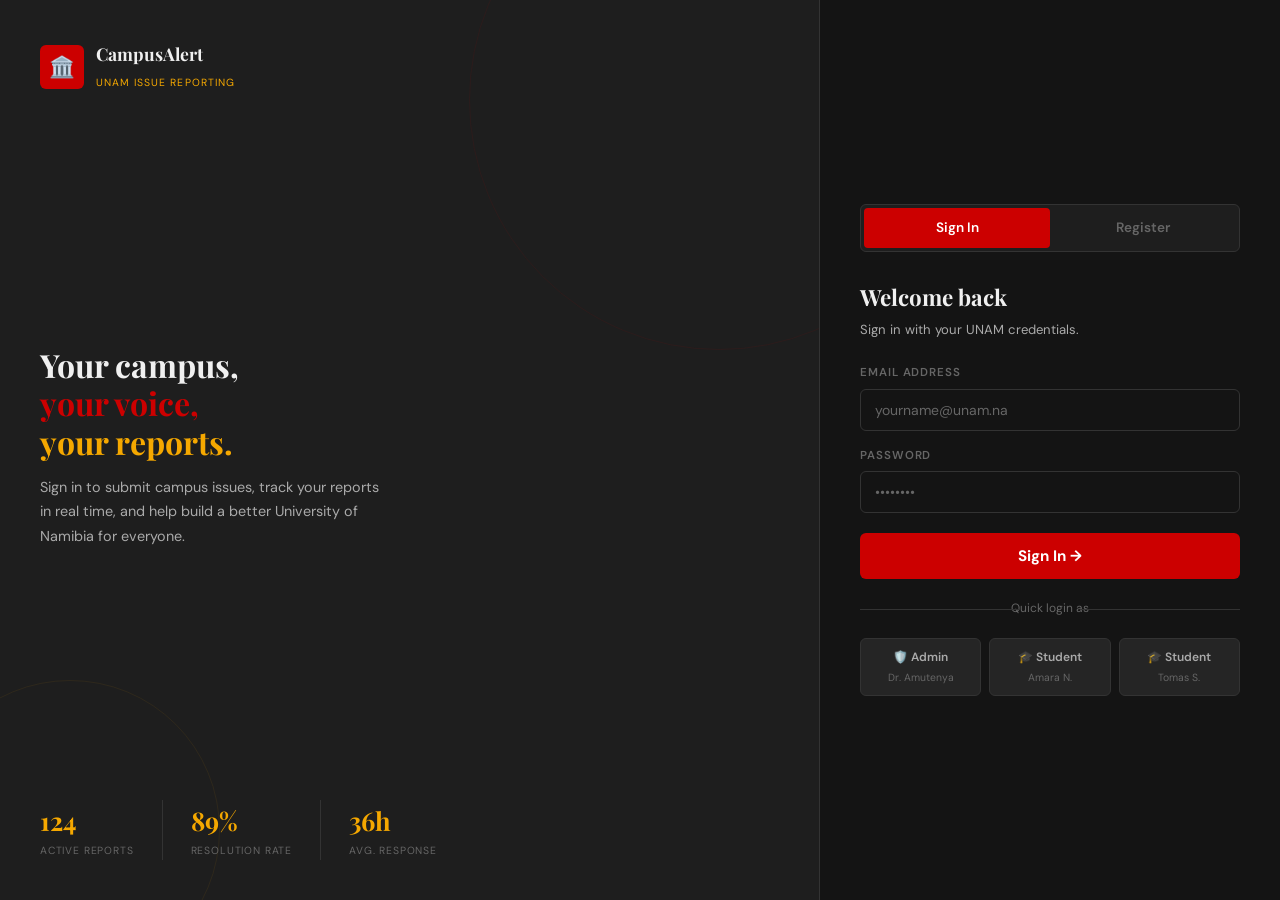
<file: web app/admin_dashboard.html>
<!DOCTYPE html>
<html lang="en">
<head>
<meta charset="UTF-8"/><meta name="viewport" content="width=device-width,initial-scale=1"/>
<title>CampusAlert — Admin Dashboard</title>
<link href="https://fonts.googleapis.com/css2?family=Playfair+Display:wght@700;900&family=DM+Sans:wght@300;400;500;600&display=swap" rel="stylesheet"/>
<link rel="stylesheet" href="shared.css"/>
<style>
.view{display:none}.view.active{display:block}
.issues-toolbar{display:flex;gap:10px;flex-wrap:wrap;align-items:center;margin-bottom:20px}
.search-input{padding:8px 16px;background:var(--bg);border:1.5px solid var(--border);border-radius:100px;color:var(--text);font-size:.82rem;font-family:var(--font-b);min-width:200px}
.search-input:focus{outline:none;border-color:var(--red)}
.filter-btn{padding:6px 14px;border-radius:100px;font-size:.78rem;font-weight:600;cursor:pointer;border:1.5px solid var(--border);background:transparent;color:var(--text2);transition:var(--t)}
.filter-btn.active,.filter-btn:hover{border-color:var(--red);color:var(--red);background:var(--red-glow)}
.action-bar{display:flex;gap:6px;flex-shrink:0}
.triage-form select{min-width:140px}
.issue-row-title{font-size:.88rem;font-weight:600;color:var(--text);margin-bottom:3px}
.issue-row-meta{font-size:.72rem;color:var(--text3)}
.chart-row{display:grid;grid-template-columns:1fr 1fr;gap:16px;margin-bottom:24px}
.bar-chart{display:flex;flex-direction:column;gap:8px}
.bar-item label{font-size:.72rem;color:var(--text2);display:flex;justify-content:space-between;margin-bottom:3px}
.bar-track{background:var(--bg);border-radius:100px;height:8px;overflow:hidden}
.bar-fill{height:100%;border-radius:100px;transition:width 1s ease}
.bar-fill.red{background:var(--red)}.bar-fill.gold{background:var(--gold)}.bar-fill.green{background:var(--green)}
.activity-feed{display:flex;flex-direction:column;gap:8px;max-height:320px;overflow-y:auto}
.activity-item{display:flex;gap:10px;align-items:flex-start;padding:10px;background:var(--bg);border-radius:var(--r-sm);font-size:.8rem}
.activity-dot{width:8px;height:8px;border-radius:50%;flex-shrink:0;margin-top:5px}
.activity-dot.red{background:var(--red)}.activity-dot.gold{background:var(--gold)}.activity-dot.green{background:var(--green)}
.activity-text{flex:1;color:var(--text2);line-height:1.5}
.activity-time{font-size:.68rem;color:var(--text3);white-space:nowrap}
.user-card{background:var(--card);border:1px solid var(--border);border-radius:var(--r-md);padding:16px 20px;display:flex;align-items:center;gap:14px}
.user-card-info strong{display:block;font-size:.9rem;font-weight:600}
.user-card-info span{font-size:.75rem;color:var(--text3)}
.user-card-actions{margin-left:auto;display:flex;gap:8px}
.detail-overlay{position:fixed;inset:0;background:rgba(0,0,0,.8);z-index:900;display:flex;align-items:center;justify-content:center;padding:20px;opacity:0;visibility:hidden;transition:var(--t)}
.detail-overlay.open{opacity:1;visibility:visible}
.detail-panel{background:var(--surface);border:1px solid var(--border);border-radius:var(--r-lg);width:100%;max-width:640px;max-height:88vh;overflow-y:auto;box-shadow:var(--shadow)}
.detail-panel-header{padding:20px 24px;border-bottom:1px solid var(--border);display:flex;align-items:center;justify-content:space-between;position:sticky;top:0;background:var(--surface);z-index:1}
.detail-panel-body{padding:24px}
.field-group{margin-bottom:14px}
.field-group label{font-size:.68rem;font-weight:700;text-transform:uppercase;letter-spacing:.09em;color:var(--text3);display:block;margin-bottom:5px}
.comment-bubble{background:var(--bg);border:1px solid var(--border2);border-radius:var(--r-sm);padding:12px;margin-bottom:8px}
.comment-bubble .cb-author{font-size:.72rem;font-weight:700;color:var(--gold);margin-bottom:3px}
.comment-bubble .cb-text{font-size:.83rem;color:var(--text2);line-height:1.55}
.comment-bubble .cb-time{font-size:.65rem;color:var(--text3);margin-top:3px}
</style>
</head>
<body>
<div class="app-layout">
  <!-- SIDEBAR -->
  <aside class="sidebar">
    <div class="sidebar-logo">
      <div class="sidebar-logo-icon">🏛️</div>
      <div class="sidebar-logo-text"><strong>CampusAlert</strong><span>Admin Portal</span></div>
    </div>
    <div class="sidebar-user">
      <div class="avatar gold-av" id="sideAvatar">A</div>
      <div class="sidebar-user-info">
        <strong id="sideUserName">Loading…</strong>
        <span class="role-badge admin">Administrator</span>
      </div>
    </div>
    <nav class="sidebar-nav">
      <div class="nav-section-label">Management</div>
      <button class="nav-item active" onclick="showView('overview')"><span class="nav-icon">📊</span> Overview</button>
      <button class="nav-item" onclick="showView('issues')"><span class="nav-icon">📋</span> All Issues <span class="nav-badge" id="openCount">0</span></button>
      <button class="nav-item" onclick="showView('users')"><span class="nav-icon">👥</span> Users</button>
      <button class="nav-item" onclick="showView('analytics')"><span class="nav-icon">📈</span> Analytics</button>
      <div class="nav-section-label" style="margin-top:12px">System</div>
      <button class="nav-item" onclick="DB.logout()"><span class="nav-icon">🚪</span> Sign Out</button>
    </nav>
    <div class="sidebar-footer">
      <a href="index.html" style="font-size:.75rem;color:var(--text3)">← Homepage</a>
    </div>
  </aside>

  <!-- MAIN -->
  <main class="main-content">

    <!-- ── OVERVIEW ── -->
    <div class="view active" id="view-overview">
      <div class="page-header">
        <div><h1>Admin Overview</h1><p>Campus issue management at a glance</p></div>
        <div style="font-size:.78rem;color:var(--text3)">🕐 <span id="lastRefresh"></span></div>
      </div>
      <div class="page-body">
        <div class="stats-grid" id="adminStats"></div>
        <div class="chart-row">
          <div class="card">
            <div class="card-header"><h3>Issues by Category</h3></div>
            <div class="card-body"><div class="bar-chart" id="catChart"></div></div>
          </div>
          <div class="card">
            <div class="card-header"><h3>Priority Breakdown</h3></div>
            <div class="card-body"><div class="bar-chart" id="prioChart"></div></div>
          </div>
        </div>
        <div class="card">
          <div class="card-header"><h3>Recent Activity</h3><button class="btn btn-ghost btn-sm" onclick="showView('issues')">Manage all →</button></div>
          <div class="card-body"><div class="activity-feed" id="activityFeed"></div></div>
        </div>
      </div>
    </div>

    <!-- ── ALL ISSUES ── -->
    <div class="view" id="view-issues">
      <div class="page-header">
        <div><h1>Issue Management</h1><p>Review, triage and resolve all campus reports</p></div>
      </div>
      <div class="page-body">
        <div class="issues-toolbar">
          <input class="search-input" type="text" placeholder="🔍  Search issues…" oninput="renderIssueTable()"/>
          <button class="filter-btn active" data-filter="All" onclick="setIssueFilter(this)">All</button>
          <button class="filter-btn" data-filter="Open" onclick="setIssueFilter(this)">Open</button>
          <button class="filter-btn" data-filter="In Progress" onclick="setIssueFilter(this)">In Progress</button>
          <button class="filter-btn" data-filter="Resolved" onclick="setIssueFilter(this)">Resolved</button>
          <select class="form-control triage-form" id="catFilter" onchange="renderIssueTable()" style="width:auto;padding:7px 30px 7px 12px">
            <option value="">All Categories</option>
            <option>WiFi / Network</option><option>Water / Plumbing</option><option>Electrical</option>
            <option>Furniture</option><option>AV / Projector</option><option>Sanitation</option>
            <option>Hostel</option><option>Security</option><option>Parking</option><option>Toilet / Ablutions</option>
          </select>
        </div>
        <div class="card">
          <div style="overflow-x:auto">
            <table class="data-table" id="issueTable">
              <thead><tr>
                <th>ID</th><th>Title & Location</th><th>Category</th>
                <th>Priority</th><th>Status</th><th>Reported</th><th>Actions</th>
              </tr></thead>
              <tbody id="issueTableBody"></tbody>
            </table>
          </div>
        </div>
      </div>
    </div>

    <!-- ── USERS ── -->
    <div class="view" id="view-users">
      <div class="page-header">
        <div><h1>User Management</h1><p>All registered students and staff</p></div>
      </div>
      <div class="page-body">
        <div style="display:flex;flex-direction:column;gap:10px" id="userList"></div>
      </div>
    </div>

    <!-- ── ANALYTICS ── -->
    <div class="view" id="view-analytics">
      <div class="page-header">
        <div><h1>Analytics & Reporting</h1><p>Insights into campus issue patterns and team performance</p></div>
      </div>
      <div class="page-body">
        <div class="stats-grid" id="analyticsStats"></div>
        <div class="chart-row">
          <div class="card">
            <div class="card-header"><h3>Resolution Rate by Category</h3></div>
            <div class="card-body"><div class="bar-chart" id="resolutionChart"></div></div>
          </div>
          <div class="card">
            <div class="card-header"><h3>Issue Volume Summary</h3></div>
            <div class="card-body" id="volumeSummary"></div>
          </div>
        </div>
      </div>
    </div>

  </main>
</div>

<!-- Issue Detail Overlay -->
<div class="detail-overlay" id="detailOverlay" onclick="closeDetail(event)">
  <div class="detail-panel">
    <div class="detail-panel-header">
      <div>
        <h3 id="dpTitle" style="font-family:var(--font-d);font-size:1.15rem;font-weight:700"></h3>
        <div id="dpId" style="font-size:.72rem;color:var(--text3);font-family:monospace;margin-top:3px"></div>
      </div>
      <button class="modal-close" onclick="closeDetail()">✕</button>
    </div>
    <div class="detail-panel-body" id="dpBody"></div>
  </div>
</div>

<!-- Toast -->
<div class="toast-container" id="toastContainer"></div>

<script src="shared.js"></script>
<script>
DB.requireAdmin();
const user = DB.session();
document.getElementById('sideAvatar').textContent   = user.name[0].toUpperCase();
document.getElementById('sideUserName').textContent  = user.name;
document.getElementById('lastRefresh').textContent   = new Date().toLocaleTimeString();

let issueFilter = 'All';
let openIssueId = null;

function showView(v) {
  document.querySelectorAll('.view').forEach(el=>el.classList.remove('active'));
  document.getElementById('view-'+v).classList.add('active');
  document.querySelectorAll('.nav-item').forEach(el=>el.classList.remove('active'));
  const map={overview:0,issues:1,users:2,analytics:3};
  document.querySelectorAll('.nav-item')[map[v]]?.classList.add('active');
  if(v==='overview')   renderOverview();
  if(v==='issues')     renderIssueTable();
  if(v==='users')      renderUsers();
  if(v==='analytics')  renderAnalytics();
}

// ── OVERVIEW ──────────────────────────────────────────────
function renderOverview() {
  const s = DB.getStats();
  document.getElementById('openCount').textContent = s.open;
  document.getElementById('adminStats').innerHTML = `
    <div class="stat-card"><div class="stat-icon">📋</div><div class="stat-value" style="color:var(--text)">${s.total}</div><div class="stat-label">Total Issues</div></div>
    <div class="stat-card"><div class="stat-icon">🔴</div><div class="stat-value">${s.open}</div><div class="stat-label">Open — Needs Action</div></div>
    <div class="stat-card gold"><div class="stat-icon">⚙️</div><div class="stat-value">${s.inProgress}</div><div class="stat-label">In Progress</div></div>
    <div class="stat-card green"><div class="stat-icon">✅</div><div class="stat-value">${s.resolved}</div><div class="stat-label">Resolved</div></div>`;

  // Category chart
  const all = DB.getIssues();
  const cats = {};
  all.forEach(i=>{ cats[i.category]=(cats[i.category]||0)+1; });
  const sortedCats = Object.entries(cats).sort((a,b)=>b[1]-a[1]).slice(0,6);
  const maxCat = sortedCats[0]?.[1]||1;
  const colors = ['red','gold','green','red','gold','green'];
  document.getElementById('catChart').innerHTML = sortedCats.map(([cat,n],i)=>`
    <div class="bar-item">
      <label><span>${cat}</span><span>${n}</span></label>
      <div class="bar-track"><div class="bar-fill ${colors[i]}" style="width:${(n/maxCat*100).toFixed(0)}%"></div></div>
    </div>`).join('');

  // Priority chart
  const ph=all.filter(i=>i.priority==='High').length;
  const pm=all.filter(i=>i.priority==='Medium').length;
  const pl=all.filter(i=>i.priority==='Low').length;
  const maxP=Math.max(ph,pm,pl)||1;
  document.getElementById('prioChart').innerHTML = `
    <div class="bar-item"><label><span>🔴 High Priority</span><span>${ph}</span></label><div class="bar-track"><div class="bar-fill red" style="width:${(ph/maxP*100).toFixed(0)}%"></div></div></div>
    <div class="bar-item"><label><span>🟡 Medium Priority</span><span>${pm}</span></label><div class="bar-track"><div class="bar-fill gold" style="width:${(pm/maxP*100).toFixed(0)}%"></div></div></div>
    <div class="bar-item"><label><span>⚪ Low Priority</span><span>${pl}</span></label><div class="bar-track"><div class="bar-fill green" style="width:${(pl/maxP*100).toFixed(0)}%"></div></div></div>`;

  // Activity feed
  const recent=[...all].sort((a,b)=>new Date(b.updatedAt)-new Date(a.updatedAt)).slice(0,8);
  const dotMap={'Open':'red','In Progress':'gold','Resolved':'green'};
  document.getElementById('activityFeed').innerHTML = recent.map(i=>`
    <div class="activity-item">
      <div class="activity-dot ${dotMap[i.status]||'red'}"></div>
      <div class="activity-text"><strong>${i.id}</strong> — ${i.title} <span style="color:var(--text3)">(${i.category})</span></div>
      <div class="activity-time">${timeAgo(i.updatedAt)}</div>
    </div>`).join('');
}

// ── ISSUE TABLE ───────────────────────────────────────────
function renderIssueTable() {
  const search  = document.querySelector('#view-issues .search-input').value.toLowerCase();
  const catF    = document.getElementById('catFilter').value;
  const issues  = DB.getIssues().filter(i=>{
    const mf = issueFilter==='All'||i.status===issueFilter;
    const mc = !catF||i.category===catF;
    const ms = !search||i.title.toLowerCase().includes(search)||i.id.toLowerCase().includes(search)||i.location.toLowerCase().includes(search);
    return mf&&mc&&ms;
  }).sort((a,b)=>{
    const po={High:0,Medium:1,Low:2};
    return (po[a.priority]||2)-(po[b.priority]||2)||new Date(b.createdAt)-new Date(a.createdAt);
  });
  document.getElementById('openCount').textContent = DB.getStats().open;
  document.getElementById('issueTableBody').innerHTML = issues.length
    ? issues.map(i=>`<tr>
        <td><code style="font-size:.72rem;color:var(--text3)">${i.id}</code></td>
        <td><div class="issue-row-title">${i.title}</div><div class="issue-row-meta">📍 ${i.location}</div></td>
        <td style="white-space:nowrap">${i.category}</td>
        <td>${priorityBadge(i.priority)}</td>
        <td>${statusPill(i.status)}</td>
        <td style="white-space:nowrap">${timeAgo(i.createdAt)}</td>
        <td>
          <div class="action-bar">
            <button class="btn btn-ghost btn-sm" onclick="openDetail('${i.id}')">🔍 View</button>
            ${i.status!=='Resolved'?`<button class="btn btn-success btn-sm" onclick="quickResolve('${i.id}')">✅</button>`:''}
          </div>
        </td>
      </tr>`).join('')
    : '<tr><td colspan="7" style="text-align:center;padding:40px;color:var(--text3)">No issues match the current filter.</td></tr>';
}

function setIssueFilter(el) {
  issueFilter = el.dataset.filter;
  document.querySelectorAll('#view-issues .filter-btn').forEach(b=>b.classList.remove('active'));
  el.classList.add('active');
  renderIssueTable();
}

function quickResolve(id) {
  DB.updateIssue(id,{status:'Resolved'});
  renderIssueTable();
  toast('Issue marked as resolved.','success');
}

// ── DETAIL OVERLAY ────────────────────────────────────────
function openDetail(id) {
  const issue = DB.getIssues().find(i=>i.id===id);
  if(!issue) return;
  openIssueId = id;
  document.getElementById('dpTitle').textContent = issue.title;
  document.getElementById('dpId').textContent    = issue.id + ' — ' + issue.category;
  document.getElementById('dpBody').innerHTML = `
    <div class="field-group"><label>Description</label>
      <div style="background:var(--bg);border:1px solid var(--border2);border-radius:var(--r-sm);padding:12px;font-size:.85rem;color:var(--text2);line-height:1.7">${issue.description}</div>
    </div>
    <div style="display:grid;grid-template-columns:1fr 1fr;gap:12px;margin-bottom:16px">
      <div class="field-group"><label>Location</label><div style="font-size:.875rem;color:var(--text)">📍 ${issue.location}</div></div>
      <div class="field-group"><label>Reported</label><div style="font-size:.875rem;color:var(--text)">${new Date(issue.createdAt).toLocaleDateString('en-NA',{day:'numeric',month:'short',year:'numeric'})}</div></div>
      <div class="field-group"><label>Current Status</label>${statusPill(issue.status)}</div>
      <div class="field-group"><label>Priority</label>${priorityBadge(issue.priority)}</div>
    </div>
    <div style="background:var(--bg);border:1px solid var(--border);border-radius:var(--r-md);padding:16px;margin-bottom:16px">
      <div style="font-size:.72rem;font-weight:700;text-transform:uppercase;letter-spacing:.09em;color:var(--text3);margin-bottom:12px">Admin Actions</div>
      <div style="display:flex;gap:10px;flex-wrap:wrap;align-items:center">
        <select class="form-control triage-form" id="dpStatus" style="flex:1;min-width:130px">
          <option ${issue.status==='Open'?'selected':''}>Open</option>
          <option ${issue.status==='In Progress'?'selected':''}>In Progress</option>
          <option ${issue.status==='Resolved'?'selected':''}>Resolved</option>
        </select>
        <input class="form-control" id="dpAssign" type="text" placeholder="Assign to team/person…" value="${issue.assignedTo||''}" style="flex:1;min-width:160px"/>
        <button class="btn btn-primary" onclick="applyUpdate()">Apply Update</button>
      </div>
    </div>
    <div class="field-group"><label>Comments & Updates</label>
      <div id="dpComments" style="margin-bottom:10px">
        ${issue.comments.length ? issue.comments.map(c=>`
          <div class="comment-bubble">
            <div class="cb-author">${c.author}</div>
            <div class="cb-text">${c.text}</div>
            <div class="cb-time">${timeAgo(c.at)}</div>
          </div>`).join('') : '<p style="font-size:.8rem;color:var(--text3);margin-bottom:10px">No comments yet.</p>'}
      </div>
      <div style="display:flex;gap:8px">
        <input class="form-control" type="text" id="dpComment" placeholder="Add admin comment or update note…" style="flex:1"/>
        <button class="btn btn-outline" onclick="postComment()">Post</button>
      </div>
    </div>`;
  document.getElementById('detailOverlay').classList.add('open');
}

function closeDetail(e) {
  if(e && e.target!==document.getElementById('detailOverlay')) return;
  document.getElementById('detailOverlay').classList.remove('open');
  openIssueId = null;
  renderIssueTable();
}

function applyUpdate() {
  if(!openIssueId) return;
  const status = document.getElementById('dpStatus').value;
  const assign = document.getElementById('dpAssign').value.trim();
  DB.updateIssue(openIssueId, {status, assignedTo:assign||null});
  toast(`Issue updated → ${status}`,'success');
  openDetail(openIssueId);
  renderOverview();
}

function postComment() {
  if(!openIssueId) return;
  const text=document.getElementById('dpComment').value.trim();
  if(!text) return;
  DB.addComment(openIssueId, text);
  document.getElementById('dpComment').value='';
  openDetail(openIssueId);
  toast('Comment posted.','success');
}

// ── USERS ─────────────────────────────────────────────────
function renderUsers() {
  const users = JSON.parse(localStorage.getItem('ca_users')||'[]');
  document.getElementById('userList').innerHTML = users.map(u=>`
    <div class="user-card">
      <div class="avatar ${u.role==='admin'?'gold-av':''}">${u.name[0].toUpperCase()}</div>
      <div class="user-card-info">
        <strong>${u.name}</strong>
        <span>${u.email} · ${u.studentNo} · ${u.faculty}</span>
      </div>
      <div class="user-card-actions">
        <span class="role-badge ${u.role}">${u.role}</span>
        <span style="font-size:.75rem;color:var(--text3)">${u.role==='student'?DB.getIssues().filter(i=>i.userId===u.id).length+' reports':''}</span>
      </div>
    </div>`).join('');
}

// ── ANALYTICS ─────────────────────────────────────────────
function renderAnalytics() {
  const all = DB.getIssues();
  const s   = DB.getStats();
  const rate= s.total ? Math.round(s.resolved/s.total*100) : 0;
  const avgH= 36; // simulated avg hours
  const users= JSON.parse(localStorage.getItem('ca_users')||'[]').filter(u=>u.role==='student').length;

  document.getElementById('analyticsStats').innerHTML=`
    <div class="stat-card green"><div class="stat-icon">📈</div><div class="stat-value">${rate}%</div><div class="stat-label">Resolution Rate</div></div>
    <div class="stat-card gold"><div class="stat-icon">⏱️</div><div class="stat-value">${avgH}h</div><div class="stat-label">Avg. Response Time</div></div>
    <div class="stat-card"><div class="stat-icon">👥</div><div class="stat-value" style="color:var(--text)">${users}</div><div class="stat-label">Registered Students</div></div>
    <div class="stat-card"><div class="stat-icon">🔴</div><div class="stat-value">${s.high}</div><div class="stat-label">High Priority Issues</div></div>`;

  const cats={};
  all.forEach(i=>{
    if(!cats[i.category]) cats[i.category]={total:0,resolved:0};
    cats[i.category].total++;
    if(i.status==='Resolved') cats[i.category].resolved++;
  });
  const sorted=Object.entries(cats).sort((a,b)=>b[1].total-a[1].total);
  document.getElementById('resolutionChart').innerHTML=sorted.map(([cat,{total,resolved}])=>{
    const pct=total?Math.round(resolved/total*100):0;
    return `<div class="bar-item">
      <label><span>${cat}</span><span>${pct}% (${resolved}/${total})</span></label>
      <div class="bar-track"><div class="bar-fill green" style="width:${pct}%"></div></div>
    </div>`;}).join('');

  document.getElementById('volumeSummary').innerHTML=`
    <div style="font-size:.85rem;color:var(--text2);line-height:2.2">
      <div style="display:flex;justify-content:space-between;border-bottom:1px solid var(--border2);padding-bottom:4px"><span>Total Issues Reported</span><strong style="color:var(--text)">${s.total}</strong></div>
      <div style="display:flex;justify-content:space-between;border-bottom:1px solid var(--border2);padding-bottom:4px"><span>Currently Open</span><strong style="color:var(--red)">${s.open}</strong></div>
      <div style="display:flex;justify-content:space-between;border-bottom:1px solid var(--border2);padding-bottom:4px"><span>In Progress</span><strong style="color:var(--gold)">${s.inProgress}</strong></div>
      <div style="display:flex;justify-content:space-between;border-bottom:1px solid var(--border2);padding-bottom:4px"><span>Resolved</span><strong style="color:var(--green)">${s.resolved}</strong></div>
      <div style="display:flex;justify-content:space-between;padding-top:4px"><span>Resolution Rate</span><strong style="color:var(--green)">${rate}%</strong></div>
    </div>`;
}

// ── TOAST ─────────────────────────────────────────────────
function toast(msg, type='success') {
  const t=document.createElement('div');
  t.className=`toast ${type}`;
  t.innerHTML=`<span>${type==='success'?'✅':'❌'}</span> ${msg}`;
  document.getElementById('toastContainer').appendChild(t);
  setTimeout(()=>t.remove(), 3500);
}

// Keyboard: close overlay on Escape
document.addEventListener('keydown',e=>{ if(e.key==='Escape') document.getElementById('detailOverlay').classList.remove('open'); });

renderOverview();
</script>
</body>
</html>
</file>
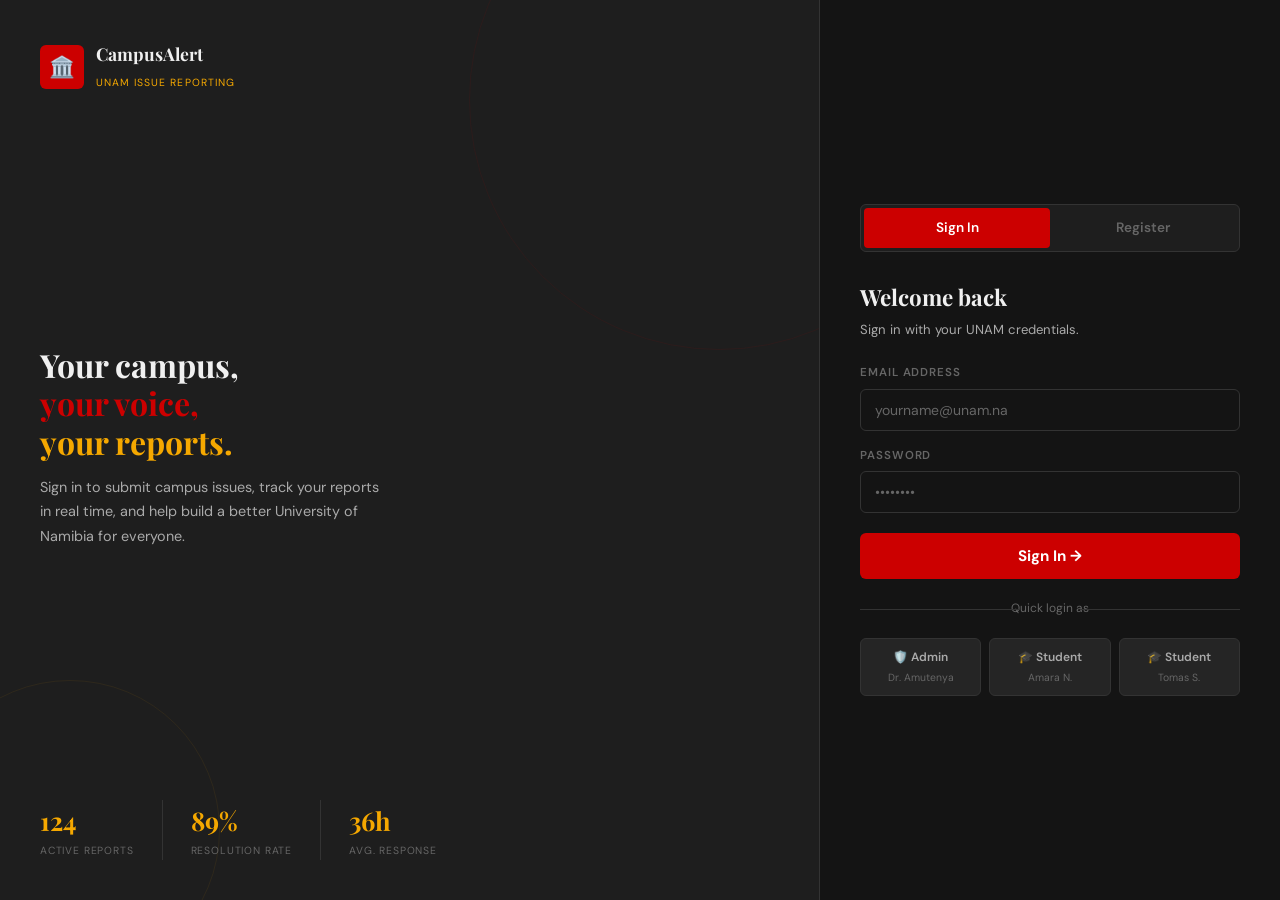
<file: web app/login.html>
<!DOCTYPE html>
<html lang="en">
<head>
<meta charset="UTF-8"/><meta name="viewport" content="width=device-width,initial-scale=1"/>
<title>CampusAlert — Sign In</title>
<link href="https://fonts.googleapis.com/css2?family=Playfair+Display:wght@700;900&family=DM+Sans:wght@300;400;500;600&display=swap" rel="stylesheet"/>
<link rel="stylesheet" href="shared.css"/>
<style>
body{display:flex;min-height:100vh;align-items:stretch}
.auth-visual{flex:1;background:var(--surface);border-right:1px solid var(--border);display:flex;flex-direction:column;justify-content:space-between;padding:40px;position:relative;overflow:hidden}
.auth-visual::before{content:'';position:absolute;width:500px;height:500px;border-radius:50%;border:1px solid rgba(204,0,0,.08);top:-150px;right:-150px}
.auth-visual::after{content:'';position:absolute;width:300px;height:300px;border-radius:50%;border:1px solid rgba(245,168,0,.07);bottom:-80px;left:-80px}
.vis-logo{display:flex;align-items:center;gap:12px;position:relative;z-index:1}
.vis-logo-icon{width:44px;height:44px;background:var(--red);border-radius:var(--r-sm);display:flex;align-items:center;justify-content:center;font-size:1.3rem}
.vis-logo-text strong{display:block;font-family:var(--font-d);font-size:1.1rem}
.vis-logo-text span{font-size:.65rem;color:var(--gold);text-transform:uppercase;letter-spacing:.1em}
.vis-hero{position:relative;z-index:1}
.vis-hero h2{font-family:var(--font-d);font-size:2rem;font-weight:700;line-height:1.2;margin-bottom:14px}
.vis-hero h2 .r{color:var(--red)}.vis-hero h2 .g{color:var(--gold)}
.vis-hero p{font-size:.9rem;color:var(--text2);line-height:1.7;max-width:340px}
.vis-stats{display:flex;gap:28px;position:relative;z-index:1}
.vis-stat-val{font-family:var(--font-d);font-size:1.6rem;font-weight:700;color:var(--gold)}
.vis-stat-label{font-size:.65rem;color:var(--text3);text-transform:uppercase;letter-spacing:.08em;margin-top:2px}
.vis-divider{width:1px;background:var(--border)}
.credentials-hint{background:var(--card);border:1px solid var(--border);border-radius:var(--r-md);padding:14px;font-size:.75rem;color:var(--text3);line-height:1.7;position:relative;z-index:1}
.credentials-hint strong{color:var(--gold);display:block;margin-bottom:6px;font-size:.72rem;text-transform:uppercase;letter-spacing:.08em}
.credentials-hint code{color:var(--text2);font-size:.75rem}

.auth-panel{width:460px;flex-shrink:0;display:flex;align-items:center;justify-content:center;padding:40px}
.auth-box{width:100%}
.auth-tabs{display:flex;background:var(--surface);border:1px solid var(--border);border-radius:var(--r-sm);padding:3px;margin-bottom:28px}
.auth-tab{flex:1;padding:9px;text-align:center;font-size:.85rem;font-weight:600;color:var(--text3);cursor:pointer;border-radius:4px;transition:var(--t)}
.auth-tab.active{background:var(--red);color:var(--white)}
.auth-heading{font-family:var(--font-d);font-size:1.4rem;font-weight:700;margin-bottom:4px}
.auth-sub{font-size:.82rem;color:var(--text2);margin-bottom:24px}
.auth-form{display:none}.auth-form.active{display:block}
.divider-text{text-align:center;position:relative;margin:20px 0;font-size:.75rem;color:var(--text3)}
.divider-text::before,.divider-text::after{content:'';position:absolute;top:50%;width:42%;height:1px;background:var(--border)}
.divider-text::before{left:0}.divider-text::after{right:0}
.quick-btns{display:flex;gap:8px}
.quick-btn{flex:1;padding:9px 8px;background:var(--card);border:1px solid var(--border);border-radius:var(--r-sm);font-size:.75rem;font-weight:600;cursor:pointer;color:var(--text2);transition:var(--t);text-align:center}
.quick-btn:hover{border-color:var(--gold);color:var(--gold)}
.quick-btn .qb-role{display:block;font-size:.65rem;color:var(--text3);font-weight:400;margin-top:2px}
.submit-btn{width:100%;padding:13px;background:var(--red);color:var(--white);border:none;border-radius:var(--r-sm);font-size:.95rem;font-weight:700;cursor:pointer;transition:var(--t);margin-top:4px;font-family:var(--font-b)}
.submit-btn:hover{background:var(--red-dark)}
.submit-btn:disabled{opacity:.5;cursor:not-allowed}
.alert-box{padding:12px 14px;border-radius:var(--r-sm);font-size:.82rem;margin-bottom:16px;display:none}
.alert-box.error{background:var(--red-glow);border:1px solid rgba(204,0,0,.3);color:var(--red)}
.alert-box.show{display:block}
@media(max-width:900px){body{flex-direction:column}.auth-visual{display:none}.auth-panel{width:100%;padding:24px}}
</style>
</head>
<body>
<!-- Visual Panel -->
<div class="auth-visual">
  <div class="vis-logo">
    <div class="vis-logo-icon">🏛️</div>
    <div class="vis-logo-text"><strong>CampusAlert</strong><span>UNAM Issue Reporting</span></div>
  </div>
  <div class="vis-hero">
    <h2>Your campus,<br><span class="r">your voice,</span><br><span class="g">your reports.</span></h2>
    <p>Sign in to submit campus issues, track your reports in real time, and help build a better University of Namibia for everyone.</p>
  </div>
  <div class="vis-stats">
    <div><div class="vis-stat-val">124</div><div class="vis-stat-label">Active Reports</div></div>
    <div class="vis-divider"></div>
    <div><div class="vis-stat-val">89%</div><div class="vis-stat-label">Resolution Rate</div></div>
    <div class="vis-divider"></div>
    <div><div class="vis-stat-val">36h</div><div class="vis-stat-label">Avg. Response</div></div>
  </div>
</div>

<!-- Auth Panel -->
<div class="auth-panel">
  <div class="auth-box">
    <div class="auth-tabs">
      <div class="auth-tab active" onclick="switchTab('login')">Sign In</div>
      <div class="auth-tab" onclick="switchTab('register')">Register</div>
    </div>

    <!-- LOGIN -->
    <div class="auth-form active" id="loginForm">
      <h2 class="auth-heading">Welcome back</h2>
      <p class="auth-sub">Sign in with your UNAM credentials.</p>
      <div class="alert-box error" id="loginError"></div>
      <div class="form-group">
        <label>Email Address</label>
        <input class="form-control" type="email" id="loginEmail" placeholder="yourname@unam.na"/>
      </div>
      <div class="form-group">
        <label>Password</label>
        <input class="form-control" type="password" id="loginPassword" placeholder="••••••••"/>
      </div>
      <button class="submit-btn" onclick="doLogin()">Sign In →</button>
      <div class="divider-text">Quick login as</div>
      <div class="quick-btns">
        <div class="quick-btn" onclick="quickLogin('admin@unam.na','admin123')">🛡️ Admin<span class="qb-role">Dr. Amutenya</span></div>
        <div class="quick-btn" onclick="quickLogin('amara@unam.na','student123')">🎓 Student<span class="qb-role">Amara N.</span></div>
        <div class="quick-btn" onclick="quickLogin('tomas@unam.na','student123')">🎓 Student<span class="qb-role">Tomas S.</span></div>
      </div>
    </div>

    <!-- REGISTER -->
    <div class="auth-form" id="registerForm">
      <h2 class="auth-heading">Create account</h2>
      <p class="auth-sub">Register with your UNAM student details.</p>
      <div class="alert-box error" id="regError"></div>
      <div class="form-row">
        <div class="form-group"><label>Full Name</label><input class="form-control" type="text" id="regName" placeholder="Your full name"/></div>
        <div class="form-group"><label>Student Number</label><input class="form-control" type="text" id="regStudentNo" placeholder="e.g. 220012345"/></div>
      </div>
      <div class="form-group">
        <label>UNAM Email</label>
        <input class="form-control" type="email" id="regEmail" placeholder="name@unam.na"/>
      </div>
      <div class="form-group">
        <label>Faculty / School</label>
        <select class="form-control" id="regFaculty">
          <option value="">— Select Faculty —</option>
          <option>Engineering & IT</option><option>Natural Sciences</option>
          <option>Humanities & Social Sciences</option><option>Economics & Management</option>
          <option>Medicine & Health Sciences</option><option>Law</option><option>Education</option>
        </select>
      </div>
      <div class="form-row">
        <div class="form-group"><label>Password</label><input class="form-control" type="password" id="regPassword" placeholder="Min. 6 characters"/></div>
        <div class="form-group"><label>Confirm Password</label><input class="form-control" type="password" id="regConfirm" placeholder="Repeat password"/></div>
      </div>
      <button class="submit-btn" onclick="doRegister()">Create Account →</button>
    </div>
  </div>
</div>

<script src="shared.js"></script>
<script>
// Redirect if already logged in
const sess = DB.session();
if (sess) window.location.href = sess.role==='admin' ? 'admin_dashboard.html' : 'student_dashboard.html';

function switchTab(tab) {
  document.querySelectorAll('.auth-tab').forEach((t,i)=>t.classList.toggle('active',i===(tab==='login'?0:1)));
  document.getElementById('loginForm').classList.toggle('active', tab==='login');
  document.getElementById('registerForm').classList.toggle('active', tab==='register');
}

function showError(id, msg) {
  const el=document.getElementById(id);
  el.textContent=msg; el.classList.add('show');
  setTimeout(()=>el.classList.remove('show'), 4000);
}

function doLogin() {
  const email=document.getElementById('loginEmail').value.trim();
  const pass =document.getElementById('loginPassword').value;
  if(!email||!pass){ showError('loginError','Please enter your email and password.'); return; }
  const user=DB.login(email,pass);
  if(!user){ showError('loginError','Invalid email or password. Try the demo credentials.'); return; }
  window.location.href = user.role==='admin' ? 'admin_dashboard.html' : 'student_dashboard.html';
}

function quickLogin(email, pass) {
  document.getElementById('loginEmail').value=email;
  document.getElementById('loginPassword').value=pass;
  doLogin();
}

function doRegister() {
  const name      = document.getElementById('regName').value.trim();
  const studentNo = document.getElementById('regStudentNo').value.trim();
  const email     = document.getElementById('regEmail').value.trim();
  const faculty   = document.getElementById('regFaculty').value;
  const password  = document.getElementById('regPassword').value;
  const confirm   = document.getElementById('regConfirm').value;
  if(!name||!studentNo||!email||!faculty||!password){ showError('regError','All fields are required.'); return; }
  if(password.length<6){ showError('regError','Password must be at least 6 characters.'); return; }
  if(password!==confirm){ showError('regError','Passwords do not match.'); return; }
  const result=DB.register({name,studentNo,email,faculty,password});
  if(result.error){ showError('regError',result.error); return; }
  window.location.href='student_dashboard.html';
}

document.addEventListener('keydown', e=>{ if(e.key==='Enter') { document.getElementById('loginForm').classList.contains('active') ? doLogin() : doRegister(); }});
</script>
</body>
</html>
</file>
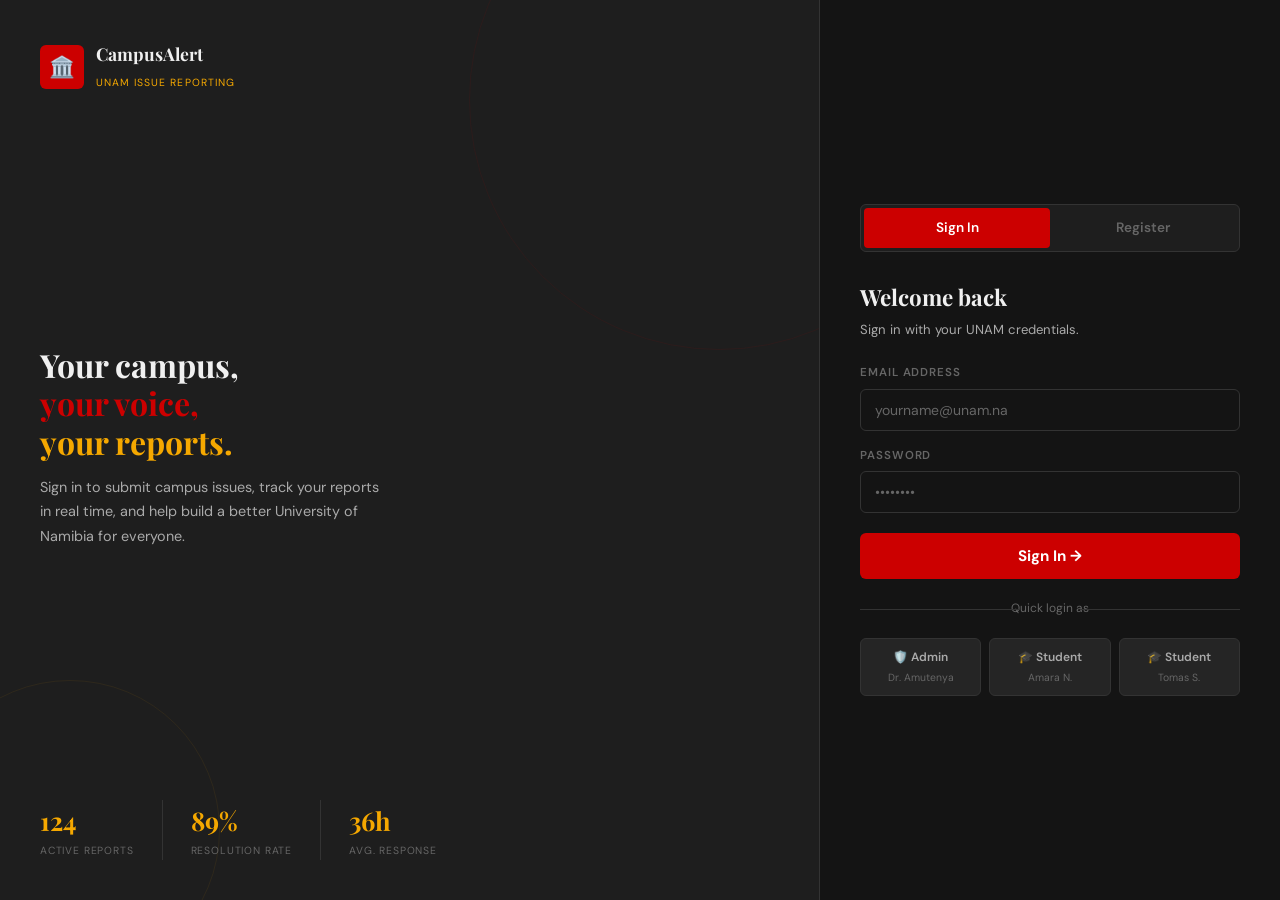
<file: web app/student_dashboard.html>
<!DOCTYPE html>
<html lang="en">
<head>
<meta charset="UTF-8"/><meta name="viewport" content="width=device-width,initial-scale=1"/>
<title>CampusAlert — My Dashboard</title>
<link href="https://fonts.googleapis.com/css2?family=Playfair+Display:wght@700;900&family=DM+Sans:wght@300;400;500;600&display=swap" rel="stylesheet"/>
<link rel="stylesheet" href="shared.css"/>
<style>
.view{display:none}.view.active{display:block}
.issue-cards{display:flex;flex-direction:column;gap:12px}
.issue-card{background:var(--card);border:1px solid var(--border);border-radius:var(--r-md);padding:18px 20px;cursor:pointer;transition:var(--t);display:flex;align-items:flex-start;gap:14px}
.issue-card:hover{border-color:rgba(204,0,0,.3);transform:translateX(3px)}
.issue-card-left{flex:1}
.issue-card-id{font-size:.68rem;color:var(--text3);font-family:monospace;margin-bottom:4px}
.issue-card-title{font-size:.95rem;font-weight:600;color:var(--text);margin-bottom:6px}
.issue-card-meta{display:flex;gap:12px;flex-wrap:wrap;align-items:center;font-size:.75rem;color:var(--text3)}
.issue-card-right{display:flex;flex-direction:column;align-items:flex-end;gap:6px;flex-shrink:0}
.cat-chip{background:var(--surface);border:1px solid var(--border);border-radius:100px;padding:2px 10px;font-size:.68rem;color:var(--text2);font-weight:500}
.detail-section{margin-bottom:20px}
.detail-section h4{font-size:.75rem;font-weight:700;text-transform:uppercase;letter-spacing:.1em;color:var(--text3);margin-bottom:8px;padding-bottom:6px;border-bottom:1px solid var(--border2)}
.detail-desc{font-size:.88rem;color:var(--text2);line-height:1.7;background:var(--bg);border:1px solid var(--border2);border-radius:var(--r-sm);padding:14px}
.detail-grid{display:grid;grid-template-columns:1fr 1fr;gap:10px}
.detail-item label{font-size:.65rem;text-transform:uppercase;letter-spacing:.08em;color:var(--text3);font-weight:600;display:block;margin-bottom:3px}
.detail-item span{font-size:.85rem;color:var(--text)}
.comment-list{display:flex;flex-direction:column;gap:10px;margin-bottom:14px}
.comment-item{background:var(--bg);border:1px solid var(--border2);border-radius:var(--r-sm);padding:12px}
.comment-author{font-size:.72rem;font-weight:700;color:var(--gold);margin-bottom:4px}
.comment-text{font-size:.83rem;color:var(--text2);line-height:1.6}
.comment-time{font-size:.65rem;color:var(--text3);margin-top:4px}
.timeline{display:flex;flex-direction:column;gap:0}
.tl-item{display:flex;gap:12px;padding-bottom:16px;position:relative}
.tl-item:not(:last-child)::before{content:'';position:absolute;left:11px;top:24px;bottom:0;width:1px;background:var(--border2)}
.tl-dot{width:24px;height:24px;border-radius:50%;display:flex;align-items:center;justify-content:center;font-size:.75rem;flex-shrink:0;border:2px solid var(--border)}
.tl-dot.red{background:var(--red-glow);border-color:rgba(204,0,0,.3)}
.tl-dot.gold{background:var(--gold-glow);border-color:rgba(245,168,0,.3)}
.tl-dot.green{background:var(--green-glow);border-color:rgba(46,168,99,.3)}
.tl-content strong{font-size:.82rem;font-weight:600;color:var(--text)}
.tl-content span{font-size:.72rem;color:var(--text3);display:block;margin-top:2px}
.filter-bar{display:flex;gap:10px;flex-wrap:wrap;margin-bottom:20px;align-items:center}
.filter-btn{padding:6px 14px;border-radius:100px;font-size:.78rem;font-weight:600;cursor:pointer;border:1.5px solid var(--border);background:transparent;color:var(--text2);transition:var(--t)}
.filter-btn.active,.filter-btn:hover{border-color:var(--red);color:var(--red);background:var(--red-glow)}
.search-input{flex:1;max-width:260px;padding:7px 14px;background:var(--bg);border:1.5px solid var(--border);border-radius:100px;color:var(--text);font-size:.82rem;font-family:var(--font-b)}
.search-input:focus{outline:none;border-color:var(--red)}
</style>
</head>
<body>
<div class="app-layout">
  <!-- SIDEBAR -->
  <aside class="sidebar">
    <div class="sidebar-logo">
      <div class="sidebar-logo-icon">🏛️</div>
      <div class="sidebar-logo-text"><strong>CampusAlert</strong><span>UNAM</span></div>
    </div>
    <div class="sidebar-user">
      <div class="avatar" id="sideAvatar">A</div>
      <div class="sidebar-user-info">
        <strong id="sideUserName">Loading…</strong>
        <span id="sideStudentNo"></span>
      </div>
    </div>
    <nav class="sidebar-nav">
      <div class="nav-section-label">Student Menu</div>
      <button class="nav-item active" onclick="showView('overview')"><span class="nav-icon">📊</span> Overview</button>
      <button class="nav-item" onclick="showView('myissues')"><span class="nav-icon">📋</span> My Reports <span class="nav-badge" id="myIssueCount">0</span></button>
      <button class="nav-item" onclick="showView('report')"><span class="nav-icon">➕</span> New Report</button>
      <button class="nav-item" onclick="showView('allissues')"><span class="nav-icon">🌐</span> All Campus Issues</button>
      <div class="nav-section-label" style="margin-top:12px">Account</div>
      <button class="nav-item" onclick="DB.logout()"><span class="nav-icon">🚪</span> Sign Out</button>
    </nav>
    <div class="sidebar-footer">
      <a href="index.html" style="font-size:.75rem;color:var(--text3)">← Back to Homepage</a>
    </div>
  </aside>

  <!-- MAIN -->
  <main class="main-content">

    <!-- ── OVERVIEW ── -->
    <div class="view active" id="view-overview">
      <div class="page-header">
        <div><h1>My Dashboard</h1><p id="welcomeMsg">Welcome back!</p></div>
        <button class="btn btn-primary" onclick="showView('report')">➕ New Report</button>
      </div>
      <div class="page-body">
        <div class="stats-grid" id="myStats"></div>
        <div class="card">
          <div class="card-header"><h3>My Recent Reports</h3><button class="btn btn-ghost btn-sm" onclick="showView('myissues')">View all →</button></div>
          <div class="card-body" id="recentIssuesList"></div>
        </div>
      </div>
    </div>

    <!-- ── MY ISSUES ── -->
    <div class="view" id="view-myissues">
      <div class="page-header">
        <div><h1>My Reports</h1><p>All issues you have submitted</p></div>
        <button class="btn btn-primary" onclick="showView('report')">➕ New Report</button>
      </div>
      <div class="page-body">
        <div class="filter-bar">
          <input class="search-input" type="text" placeholder="🔍  Search my reports…" oninput="filterMyIssues()"/>
          <button class="filter-btn active" data-filter="All" onclick="setFilter(this,'my')">All</button>
          <button class="filter-btn" data-filter="Open" onclick="setFilter(this,'my')">Open</button>
          <button class="filter-btn" data-filter="In Progress" onclick="setFilter(this,'my')">In Progress</button>
          <button class="filter-btn" data-filter="Resolved" onclick="setFilter(this,'my')">Resolved</button>
        </div>
        <div class="issue-cards" id="myIssueCards"></div>
      </div>
    </div>

    <!-- ── NEW REPORT ── -->
    <div class="view" id="view-report">
      <div class="page-header">
        <div><h1>Submit a Report</h1><p>Describe the campus issue and we'll route it to the right department</p></div>
      </div>
      <div class="page-body">
        <div class="card" style="max-width:700px">
          <div class="card-header"><h3>New Issue Report</h3></div>
          <div class="card-body">
            <div class="form-row">
              <div class="form-group">
                <label>Issue Category *</label>
                <select class="form-control" id="f-cat">
                  <option value="">— Select Category —</option>
                  <option>WiFi / Network</option><option>Water / Plumbing</option>
                  <option>Electrical</option><option>Furniture</option>
                  <option>AV / Projector</option><option>Sanitation</option>
                  <option>Hostel</option><option>Security</option>
                  <option>Parking</option><option>Toilet / Ablutions</option><option>Other</option>
                </select>
              </div>
              <div class="form-group">
                <label>Priority Level *</label>
                <select class="form-control" id="f-priority">
                  <option value="">— Select Priority —</option>
                  <option>High</option><option>Medium</option><option>Low</option>
                </select>
              </div>
            </div>
            <div class="form-group">
              <label>Issue Title *</label>
              <input class="form-control" type="text" id="f-title" placeholder="Brief summary of the issue (e.g. WiFi down in Library Block C)"/>
            </div>
            <div class="form-group">
              <label>Location / Building *</label>
              <input class="form-control" type="text" id="f-location" placeholder="e.g. Main Library, Block C, Floor 2"/>
            </div>
            <div class="form-group">
              <label>Full Description *</label>
              <textarea class="form-control" id="f-desc" rows="5" placeholder="Describe the issue in detail — what is broken, how long has it been happening, how many people are affected?"></textarea>
            </div>
            <div class="form-group">
              <label>Photo Evidence (optional)</label>
              <input class="form-control" type="file" id="f-image" accept="image/*" style="padding:8px"/>
              <div style="font-size:.72rem;color:var(--text3);margin-top:4px">Attach a photo to help maintenance staff understand the issue faster.</div>
            </div>
            <div style="display:flex;gap:12px;margin-top:8px">
              <button class="btn btn-primary btn-lg" style="flex:1" onclick="submitIssue()">📋 Submit Report</button>
              <button class="btn btn-outline" onclick="resetForm()">Clear</button>
            </div>
          </div>
        </div>
      </div>
    </div>

    <!-- ── ALL ISSUES ── -->
    <div class="view" id="view-allissues">
      <div class="page-header">
        <div><h1>All Campus Issues</h1><p>Transparent view of all reported issues across UNAM</p></div>
      </div>
      <div class="page-body">
        <div class="filter-bar">
          <input class="search-input" type="text" placeholder="🔍  Search all issues…" oninput="filterAllIssues()"/>
          <button class="filter-btn active" data-filter="All" onclick="setFilter(this,'all')">All</button>
          <button class="filter-btn" data-filter="Open" onclick="setFilter(this,'all')">Open</button>
          <button class="filter-btn" data-filter="In Progress" onclick="setFilter(this,'all')">In Progress</button>
          <button class="filter-btn" data-filter="Resolved" onclick="setFilter(this,'all')">Resolved</button>
        </div>
        <div class="issue-cards" id="allIssueCards"></div>
      </div>
    </div>

    <!-- ── ISSUE DETAIL (modal-style inline view) ── -->
    <div class="view" id="view-detail">
      <div class="page-header">
        <div><h1 id="detailTitle">Issue Detail</h1><p id="detailId" style="font-family:monospace;color:var(--text3)"></p></div>
        <div style="display:flex;gap:10px">
          <button class="btn btn-outline" onclick="goBack()">← Back</button>
        </div>
      </div>
      <div class="page-body">
        <div style="display:grid;grid-template-columns:2fr 1fr;gap:20px" id="detailBody"></div>
      </div>
    </div>

  </main>
</div>

<!-- Toast -->
<div class="toast-container" id="toastContainer"></div>

<script src="shared.js"></script>
<script>
DB.requireAuth();
const user = DB.session();
if (user.role === 'admin') window.location.href = 'admin_dashboard.html';

// Populate sidebar
document.getElementById('sideAvatar').textContent = user.name[0].toUpperCase();
document.getElementById('sideUserName').textContent = user.name;
document.getElementById('sideStudentNo').textContent = user.studentNo;
document.getElementById('welcomeMsg').textContent = `Welcome back, ${user.name.split(' ')[0]}!`;

let currentView = 'overview';
let prevView    = 'overview';
let myFilter    = 'All';
let allFilter   = 'All';

function showView(v) {
  prevView = currentView;
  currentView = v;
  document.querySelectorAll('.view').forEach(el=>el.classList.remove('active'));
  document.getElementById('view-'+v).classList.add('active');
  document.querySelectorAll('.nav-item').forEach(el=>el.classList.remove('active'));
  const map = {overview:0,myissues:1,report:2,allissues:3};
  const navItems = document.querySelectorAll('.nav-item');
  if(map[v]!==undefined) navItems[map[v]].classList.add('active');
  if(v==='overview')   renderOverview();
  if(v==='myissues')   renderMyIssues();
  if(v==='allissues')  renderAllIssues();
}

function goBack() { showView(prevView==='detail'?'myissues':prevView); }

// ── OVERVIEW ──────────────────────────────────────────────
function renderOverview() {
  const mine = DB.getMyIssues();
  document.getElementById('myIssueCount').textContent = mine.length;
  const open = mine.filter(i=>i.status==='Open').length;
  const prog = mine.filter(i=>i.status==='In Progress').length;
  const res  = mine.filter(i=>i.status==='Resolved').length;
  document.getElementById('myStats').innerHTML = `
    <div class="stat-card"><div class="stat-icon">📋</div><div class="stat-value" style="color:var(--text)">${mine.length}</div><div class="stat-label">My Reports</div></div>
    <div class="stat-card"><div class="stat-icon">🔴</div><div class="stat-value">${open}</div><div class="stat-label">Open</div></div>
    <div class="stat-card gold"><div class="stat-icon">⚙️</div><div class="stat-value">${prog}</div><div class="stat-label">In Progress</div></div>
    <div class="stat-card green"><div class="stat-icon">✅</div><div class="stat-value">${res}</div><div class="stat-label">Resolved</div></div>`;
  const container = document.getElementById('recentIssuesList');
  const recent = [...mine].sort((a,b)=>new Date(b.createdAt)-new Date(a.createdAt)).slice(0,4);
  if(!recent.length){container.innerHTML='<div class="empty-state"><div class="empty-icon">📭</div><h4>No reports yet</h4><p>Submit your first campus issue using the button above.</p></div>';return;}
  container.innerHTML=`<div class="issue-cards">${recent.map(issueCard).join('')}</div>`;
}

// ── MY ISSUES ─────────────────────────────────────────────
function renderMyIssues(filter=myFilter, search='') {
  const mine = DB.getMyIssues().filter(i=>{
    const matchF = filter==='All'||i.status===filter;
    const matchS = !search||i.title.toLowerCase().includes(search)||i.description.toLowerCase().includes(search)||i.category.toLowerCase().includes(search);
    return matchF&&matchS;
  }).sort((a,b)=>new Date(b.createdAt)-new Date(a.createdAt));
  document.getElementById('myIssueCount').textContent = DB.getMyIssues().length;
  const c=document.getElementById('myIssueCards');
  c.innerHTML = mine.length ? mine.map(issueCard).join('') : '<div class="empty-state"><div class="empty-icon">🔍</div><h4>No issues found</h4><p>Try a different filter or search term.</p></div>';
}
function filterMyIssues() {
  const s=document.querySelector('#view-myissues .search-input').value.toLowerCase();
  renderMyIssues(myFilter, s);
}

// ── ALL ISSUES ────────────────────────────────────────────
function renderAllIssues(filter=allFilter, search='') {
  const all = DB.getIssues().filter(i=>{
    const matchF = filter==='All'||i.status===filter;
    const matchS = !search||i.title.toLowerCase().includes(search)||i.category.toLowerCase().includes(search)||i.location.toLowerCase().includes(search);
    return matchF&&matchS;
  }).sort((a,b)=>new Date(b.createdAt)-new Date(a.createdAt));
  const c=document.getElementById('allIssueCards');
  c.innerHTML = all.length ? all.map(issueCard).join('') : '<div class="empty-state"><div class="empty-icon">🔍</div><h4>No issues found</h4><p>Try a different filter.</p></div>';
}
function filterAllIssues() {
  const s=document.querySelector('#view-allissues .search-input').value.toLowerCase();
  renderAllIssues(allFilter, s);
}

function setFilter(el, scope) {
  const f=el.dataset.filter;
  if(scope==='my'){ myFilter=f; renderMyIssues(f); }
  else            { allFilter=f; renderAllIssues(f); }
  el.closest('.filter-bar').querySelectorAll('.filter-btn').forEach(b=>b.classList.remove('active'));
  el.classList.add('active');
}

function issueCard(issue) {
  return `<div class="issue-card" onclick="showDetail('${issue.id}')">
    <div class="issue-card-left">
      <div class="issue-card-id">${issue.id}</div>
      <div class="issue-card-title">${issue.title}</div>
      <div class="issue-card-meta">
        <span>📍 ${issue.location}</span>
        <span>🕐 ${timeAgo(issue.createdAt)}</span>
        ${issue.comments.length?`<span>💬 ${issue.comments.length}</span>`:''}
      </div>
    </div>
    <div class="issue-card-right">
      ${statusPill(issue.status)}
      ${priorityBadge(issue.priority)}
      <span class="cat-chip">${issue.category}</span>
    </div>
  </div>`;
}

// ── ISSUE DETAIL ──────────────────────────────────────────
function showDetail(id) {
  const issue = DB.getIssues().find(i=>i.id===id);
  if(!issue) return;
  prevView = currentView;
  document.getElementById('detailTitle').textContent = issue.title;
  document.getElementById('detailId').textContent    = issue.id;
  document.getElementById('detailBody').innerHTML = `
    <div>
      <div class="card" style="margin-bottom:16px">
        <div class="card-header"><h3>Issue Description</h3>${statusPill(issue.status)}</div>
        <div class="card-body">
          <div class="detail-section">
            <div class="detail-desc">${issue.description}</div>
          </div>
          <div class="detail-grid">
            <div class="detail-item"><label>Category</label><span>${issue.category}</span></div>
            <div class="detail-item"><label>Priority</label><span>${priorityBadge(issue.priority)}</span></div>
            <div class="detail-item"><label>Location</label><span>${issue.location}</span></div>
            <div class="detail-item"><label>Assigned To</label><span>${issue.assignedTo||'Not yet assigned'}</span></div>
            <div class="detail-item"><label>Reported</label><span>${new Date(issue.createdAt).toLocaleDateString('en-NA',{weekday:'short',day:'numeric',month:'short',year:'numeric'})}</span></div>
            <div class="detail-item"><label>Last Updated</label><span>${timeAgo(issue.updatedAt)}</span></div>
          </div>
        </div>
      </div>
      <div class="card">
        <div class="card-header"><h3>Comments & Updates</h3></div>
        <div class="card-body">
          <div class="comment-list" id="commentList">
            ${issue.comments.length ? issue.comments.map(c=>`
              <div class="comment-item">
                <div class="comment-author">${c.author}</div>
                <div class="comment-text">${c.text}</div>
                <div class="comment-time">${timeAgo(c.at)}</div>
              </div>`).join('') : '<p style="font-size:.82rem;color:var(--text3)">No updates yet.</p>'}
          </div>
          <div style="display:flex;gap:8px;margin-top:8px">
            <input class="form-control" type="text" id="commentInput" placeholder="Add a comment or follow-up…" style="flex:1"/>
            <button class="btn btn-primary" onclick="addComment('${issue.id}')">Send</button>
          </div>
        </div>
      </div>
    </div>
    <div>
      <div class="card" style="margin-bottom:16px">
        <div class="card-header"><h3>Status Timeline</h3></div>
        <div class="card-body">
          <div class="timeline">
            <div class="tl-item"><div class="tl-dot red">📋</div><div class="tl-content"><strong>Report Submitted</strong><span>${timeAgo(issue.createdAt)}</span></div></div>
            ${issue.assignedTo?`<div class="tl-item"><div class="tl-dot gold">👤</div><div class="tl-content"><strong>Assigned to ${issue.assignedTo}</strong><span>${timeAgo(issue.updatedAt)}</span></div></div>`:''}
            ${issue.status==='In Progress'?`<div class="tl-item"><div class="tl-dot gold">⚙️</div><div class="tl-content"><strong>Work In Progress</strong><span>Being actively addressed</span></div></div>`:''}
            ${issue.status==='Resolved'?`<div class="tl-item"><div class="tl-dot green">✅</div><div class="tl-content"><strong>Issue Resolved</strong><span>${timeAgo(issue.updatedAt)}</span></div></div>`:''}
          </div>
        </div>
      </div>
      <div class="card">
        <div class="card-header"><h3>Quick Info</h3></div>
        <div class="card-body">
          <div style="font-size:.82rem;color:var(--text2);line-height:2">
            <div><span style="color:var(--text3)">Report ID:</span> <code style="color:var(--gold)">${issue.id}</code></div>
            <div><span style="color:var(--text3)">Category:</span> ${issue.category}</div>
            <div><span style="color:var(--text3)">Status:</span> ${statusPill(issue.status)}</div>
            <div><span style="color:var(--text3)">Priority:</span> ${priorityBadge(issue.priority)}</div>
          </div>
          ${issue.userId===user.id && issue.status!=='Resolved' ? `
            <div style="margin-top:16px;padding-top:14px;border-top:1px solid var(--border2)">
              <div style="font-size:.72rem;color:var(--text3);margin-bottom:8px">Mark as resolved if fixed:</div>
              <button class="btn btn-success btn-sm" onclick="markResolved('${issue.id}')">✅ Mark Resolved</button>
            </div>` : ''}
        </div>
      </div>
    </div>`;
  showView('detail');
}

function addComment(id) {
  const input = document.getElementById('commentInput');
  const text  = input.value.trim();
  if(!text) return;
  DB.addComment(id, text);
  input.value='';
  showDetail(id);
  toast('Comment added successfully.','success');
}

function markResolved(id) {
  DB.updateIssue(id,{status:'Resolved'});
  showDetail(id);
  toast('Issue marked as resolved.','success');
}

// ── SUBMIT REPORT ─────────────────────────────────────────
function submitIssue() {
  const cat      = document.getElementById('f-cat').value;
  const priority = document.getElementById('f-priority').value;
  const title    = document.getElementById('f-title').value.trim();
  const location = document.getElementById('f-location').value.trim();
  const desc     = document.getElementById('f-desc').value.trim();
  if(!cat||!priority||!title||!location||!desc){ toast('Please fill in all required fields.','error'); return; }
  DB.createIssue({category:cat, priority, title, location, description:desc});
  resetForm();
  toast('✅ Your report has been submitted successfully!','success');
  setTimeout(()=>showView('myissues'), 1200);
}

function resetForm() {
  ['f-cat','f-priority','f-title','f-location','f-desc'].forEach(id=>{ const el=document.getElementById(id); el.value=''; });
}

// ── TOAST ─────────────────────────────────────────────────
function toast(msg, type='success') {
  const t=document.createElement('div');
  t.className=`toast ${type}`;
  t.innerHTML=`<span>${type==='success'?'✅':'❌'}</span> ${msg}`;
  document.getElementById('toastContainer').appendChild(t);
  setTimeout(()=>t.remove(), 3500);
}

// Init
renderOverview();
</script>
</body>
</html>
</file>
<file: web app/shared.css>
/* ============================================================
   CampusAlert — Shared Styles (UNAM Color System)
   ============================================================ */
:root {
  --red:        #cc0000;
  --red-dark:   #a30000;
  --red-glow:   rgba(204,0,0,0.15);
  --gold:       #f5a800;
  --gold-dark:  #c98700;
  --gold-glow:  rgba(245,168,0,0.12);
  --green:      #2ea863;
  --green-glow: rgba(46,168,99,0.12);
  --bg:         #141414;
  --surface:    #1e1e1e;
  --card:       #252525;
  --border:     #333;
  --border2:    #2a2a2a;
  --text:       #f0f0f0;
  --text2:      #aaa;
  --text3:      #666;
  --white:      #fff;
  --font-d: 'Playfair Display', Georgia, serif;
  --font-b: 'DM Sans', sans-serif;
  --r-sm: 6px; --r-md: 12px; --r-lg: 20px;
  --shadow: 0 4px 32px rgba(0,0,0,0.5);
  --t: 0.25s cubic-bezier(.4,0,.2,1);
}
*,*::before,*::after{box-sizing:border-box;margin:0;padding:0}
html{scroll-behavior:smooth}
body{font-family:var(--font-b);background:var(--bg);color:var(--text);line-height:1.6;overflow-x:hidden}
a{text-decoration:none;color:inherit}
ul{list-style:none}
input,select,textarea,button{font-family:var(--font-b)}

/* Buttons */
.btn{display:inline-flex;align-items:center;gap:8px;padding:10px 22px;border-radius:var(--r-sm);font-size:.875rem;font-weight:600;cursor:pointer;border:none;transition:var(--t);white-space:nowrap}
.btn-primary{background:var(--red);color:var(--white);box-shadow:0 2px 12px rgba(204,0,0,.3)}
.btn-primary:hover{background:var(--red-dark);transform:translateY(-1px)}
.btn-gold{background:var(--gold);color:#111}
.btn-gold:hover{background:var(--gold-dark);transform:translateY(-1px)}
.btn-outline{background:transparent;border:1.5px solid var(--border);color:var(--text2)}
.btn-outline:hover{border-color:var(--gold);color:var(--gold)}
.btn-ghost{background:transparent;color:var(--text2);padding:8px 14px}
.btn-ghost:hover{color:var(--text);background:var(--card)}
.btn-sm{padding:7px 14px;font-size:.78rem}
.btn-lg{padding:13px 30px;font-size:1rem;border-radius:var(--r-md)}
.btn-danger{background:var(--red-glow);border:1px solid rgba(204,0,0,.3);color:var(--red)}
.btn-danger:hover{background:var(--red);color:var(--white)}
.btn-success{background:var(--green-glow);border:1px solid rgba(46,168,99,.3);color:var(--green)}
.btn-success:hover{background:var(--green);color:var(--white)}

/* Form elements */
.form-group{margin-bottom:16px}
.form-group label{display:block;font-size:.72rem;font-weight:600;text-transform:uppercase;letter-spacing:.08em;color:var(--text3);margin-bottom:6px}
.form-control{width:100%;background:var(--bg);border:1.5px solid var(--border);border-radius:var(--r-sm);padding:11px 14px;color:var(--text);font-size:.875rem;transition:var(--t)}
.form-control:focus{outline:none;border-color:var(--red);box-shadow:0 0 0 3px var(--red-glow)}
.form-control::placeholder{color:var(--text3)}
select.form-control{appearance:none;background-image:url("data:image/svg+xml,%3Csvg xmlns='http://www.w3.org/2000/svg' width='12' height='8'%3E%3Cpath d='M1 1l5 5 5-5' stroke='%23666' stroke-width='1.5' fill='none'/%3E%3C/svg%3E");background-repeat:no-repeat;background-position:right 12px center;padding-right:32px;cursor:pointer}
textarea.form-control{resize:vertical;min-height:100px;line-height:1.6}
.form-row{display:grid;grid-template-columns:1fr 1fr;gap:14px}
.form-error{color:var(--red);font-size:.78rem;margin-top:5px;display:none}
.form-error.show{display:block}

/* Status & Priority */
.status-pill{display:inline-flex;align-items:center;gap:5px;padding:3px 11px;border-radius:100px;font-size:.7rem;font-weight:700}
.status-pill::before{content:'';width:5px;height:5px;border-radius:50%}
.status-open{background:var(--red-glow);color:var(--red);border:1px solid rgba(204,0,0,.25)}
.status-open::before{background:var(--red)}
.status-progress{background:var(--gold-glow);color:var(--gold);border:1px solid rgba(245,168,0,.25)}
.status-progress::before{background:var(--gold)}
.status-resolved{background:var(--green-glow);color:var(--green);border:1px solid rgba(46,168,99,.25)}
.status-resolved::before{background:var(--green)}
.priority-high{color:var(--red);font-weight:700;font-size:.75rem}
.priority-medium{color:var(--gold);font-weight:600;font-size:.75rem}
.priority-low{color:var(--text3);font-weight:500;font-size:.75rem}

/* App layout */
.app-layout{display:flex;min-height:100vh}
.sidebar{width:260px;background:var(--surface);border-right:1px solid var(--border);display:flex;flex-direction:column;flex-shrink:0;position:sticky;top:0;height:100vh;overflow-y:auto}
.main-content{flex:1;overflow-x:hidden;min-height:100vh}

/* Sidebar */
.sidebar-logo{padding:20px 20px 16px;border-bottom:1px solid var(--border);display:flex;align-items:center;gap:10px}
.sidebar-logo-icon{width:38px;height:38px;background:var(--red);border-radius:var(--r-sm);display:flex;align-items:center;justify-content:center;font-size:1.1rem;flex-shrink:0}
.sidebar-logo-text strong{display:block;font-size:.95rem;font-family:var(--font-d);font-weight:700}
.sidebar-logo-text span{font-size:.6rem;color:var(--gold);text-transform:uppercase;letter-spacing:.1em}
.sidebar-user{padding:14px 20px;border-bottom:1px solid var(--border);display:flex;align-items:center;gap:10px}
.avatar{width:36px;height:36px;border-radius:50%;background:var(--red);display:flex;align-items:center;justify-content:center;font-weight:700;font-size:.875rem;color:var(--white);flex-shrink:0}
.avatar.gold-av{background:var(--gold);color:#111}
.sidebar-user-info strong{display:block;font-size:.82rem;font-weight:600}
.sidebar-user-info span{font-size:.68rem;color:var(--text3);text-transform:uppercase;letter-spacing:.06em}
.role-badge{font-size:.6rem;padding:1px 7px;border-radius:100px;font-weight:700;text-transform:uppercase;letter-spacing:.06em}
.role-badge.admin{background:var(--gold-glow);color:var(--gold);border:1px solid rgba(245,168,0,.25)}
.role-badge.student{background:var(--red-glow);color:var(--red);border:1px solid rgba(204,0,0,.25)}
.sidebar-nav{padding:12px 12px;flex:1}
.nav-section-label{font-size:.62rem;font-weight:700;text-transform:uppercase;letter-spacing:.12em;color:var(--text3);padding:8px 8px 4px}
.nav-item{display:flex;align-items:center;gap:10px;padding:10px 12px;border-radius:var(--r-sm);color:var(--text2);font-size:.85rem;font-weight:500;cursor:pointer;transition:var(--t);margin-bottom:2px;border:none;background:none;width:100%;text-align:left}
.nav-item:hover{background:var(--card);color:var(--text)}
.nav-item.active{background:var(--red-glow);color:var(--red);border:1px solid rgba(204,0,0,.2)}
.nav-item .nav-icon{font-size:1rem;width:20px;text-align:center}
.nav-item .nav-badge{margin-left:auto;background:var(--red);color:var(--white);font-size:.6rem;padding:1px 6px;border-radius:100px;font-weight:700}
.sidebar-footer{padding:16px 20px;border-top:1px solid var(--border)}

/* Page header */
.page-header{padding:28px 32px 20px;border-bottom:1px solid var(--border);display:flex;align-items:center;justify-content:space-between;flex-wrap:wrap;gap:12px}
.page-header h1{font-family:var(--font-d);font-size:1.6rem;font-weight:700}
.page-header p{font-size:.82rem;color:var(--text2);margin-top:2px}
.page-body{padding:28px 32px}

/* Cards */
.card{background:var(--card);border:1px solid var(--border);border-radius:var(--r-md);overflow:hidden}
.card-header{padding:16px 20px;border-bottom:1px solid var(--border);display:flex;align-items:center;justify-content:space-between;gap:12px}
.card-header h3{font-size:.95rem;font-weight:700;display:flex;align-items:center;gap:8px}
.card-header h3::before{content:'';display:block;width:3px;height:16px;background:var(--red);border-radius:2px}
.card-body{padding:20px}

/* Stats row */
.stats-grid{display:grid;grid-template-columns:repeat(4,1fr);gap:16px;margin-bottom:24px}
.stat-card{background:var(--card);border:1px solid var(--border);border-radius:var(--r-md);padding:20px;position:relative;overflow:hidden;transition:var(--t)}
.stat-card:hover{border-color:var(--red);transform:translateY(-2px)}
.stat-card::after{content:'';position:absolute;bottom:0;left:0;right:0;height:2px;background:var(--red);transform:scaleX(0);transition:var(--t)}
.stat-card:hover::after{transform:scaleX(1)}
.stat-card.gold::after{background:var(--gold)}
.stat-card.green::after{background:var(--green)}
.stat-card.gold:hover{border-color:var(--gold)}
.stat-card.green:hover{border-color:var(--green)}
.stat-value{font-family:var(--font-d);font-size:2rem;font-weight:700;line-height:1;color:var(--red)}
.stat-card.gold .stat-value{color:var(--gold)}
.stat-card.green .stat-value{color:var(--green)}
.stat-label{font-size:.72rem;color:var(--text3);text-transform:uppercase;letter-spacing:.08em;margin-top:4px}
.stat-icon{position:absolute;top:16px;right:16px;font-size:1.4rem;opacity:.25}

/* Table */
.data-table{width:100%;border-collapse:collapse;font-size:.84rem}
.data-table thead tr{border-bottom:2px solid var(--red)}
.data-table th{padding:12px 16px;text-align:left;font-size:.68rem;font-weight:700;text-transform:uppercase;letter-spacing:.1em;color:var(--text3)}
.data-table tbody tr{border-bottom:1px solid var(--border2);transition:var(--t)}
.data-table tbody tr:hover{background:rgba(255,255,255,.025)}
.data-table td{padding:13px 16px;color:var(--text2)}
.data-table td strong{color:var(--text);font-weight:600}

/* Toast */
.toast-container{position:fixed;top:20px;right:20px;z-index:9999;display:flex;flex-direction:column;gap:8px}
.toast{background:var(--card);border:1px solid var(--border);border-radius:var(--r-md);padding:14px 18px;font-size:.84rem;display:flex;align-items:center;gap:10px;box-shadow:var(--shadow);animation:slideToast .3s ease both;min-width:280px;max-width:360px}
.toast.success{border-color:rgba(46,168,99,.4);background:rgba(46,168,99,.08)}
.toast.error{border-color:rgba(204,0,0,.4);background:rgba(204,0,0,.08)}
@keyframes slideToast{from{opacity:0;transform:translateX(20px)}to{opacity:1;transform:translateX(0)}}

/* Modal */
.modal-overlay{position:fixed;inset:0;background:rgba(0,0,0,.75);z-index:9990;display:flex;align-items:center;justify-content:center;padding:20px;opacity:0;visibility:hidden;transition:var(--t)}
.modal-overlay.open{opacity:1;visibility:visible}
.modal{background:var(--surface);border:1px solid var(--border);border-radius:var(--r-lg);width:100%;max-width:560px;max-height:90vh;overflow-y:auto;box-shadow:var(--shadow)}
.modal-header{padding:20px 24px;border-bottom:1px solid var(--border);display:flex;align-items:center;justify-content:space-between}
.modal-header h3{font-family:var(--font-d);font-size:1.2rem;font-weight:700}
.modal-close{background:var(--card);border:1px solid var(--border);color:var(--text2);width:32px;height:32px;border-radius:50%;cursor:pointer;font-size:1rem;display:flex;align-items:center;justify-content:center;transition:var(--t)}
.modal-close:hover{color:var(--red);border-color:rgba(204,0,0,.3)}
.modal-body{padding:24px}
.modal-footer{padding:16px 24px;border-top:1px solid var(--border);display:flex;justify-content:flex-end;gap:10px}

/* Empty state */
.empty-state{text-align:center;padding:60px 20px}
.empty-state .empty-icon{font-size:3rem;margin-bottom:12px;opacity:.4}
.empty-state h4{font-size:1rem;font-weight:600;color:var(--text2);margin-bottom:6px}
.empty-state p{font-size:.82rem;color:var(--text3)}

/* Responsive sidebar */
@media(max-width:900px){
  .app-layout{flex-direction:column}
  .sidebar{width:100%;height:auto;position:relative;flex-direction:row;flex-wrap:wrap}
  .sidebar-nav{display:flex;flex-wrap:wrap;padding:8px}
  .nav-section-label{display:none}
  .page-body,.page-header{padding:20px 16px}
  .stats-grid{grid-template-columns:repeat(2,1fr)}
  .form-row{grid-template-columns:1fr}
}
@media(max-width:520px){
  .stats-grid{grid-template-columns:1fr 1fr}
  .data-table{font-size:.75rem}
  .data-table th,.data-table td{padding:10px 10px}
}
</file>
